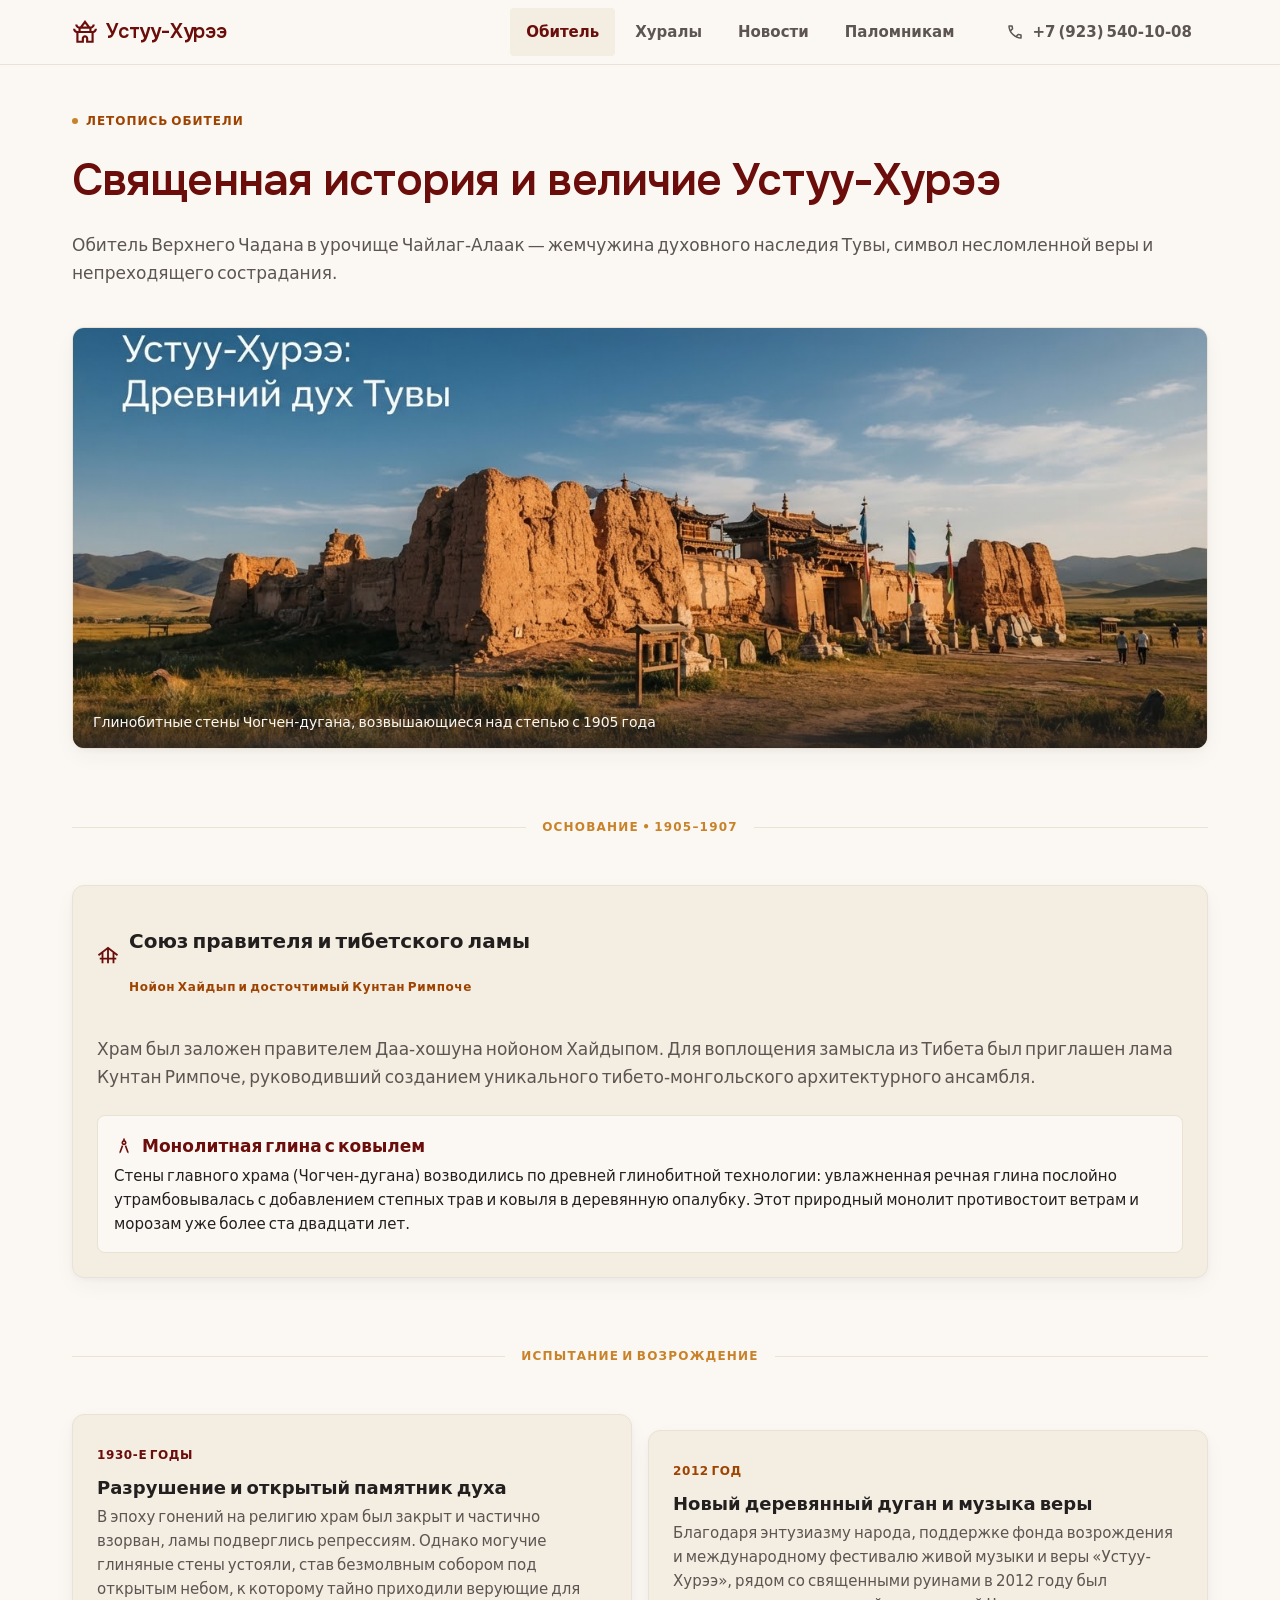
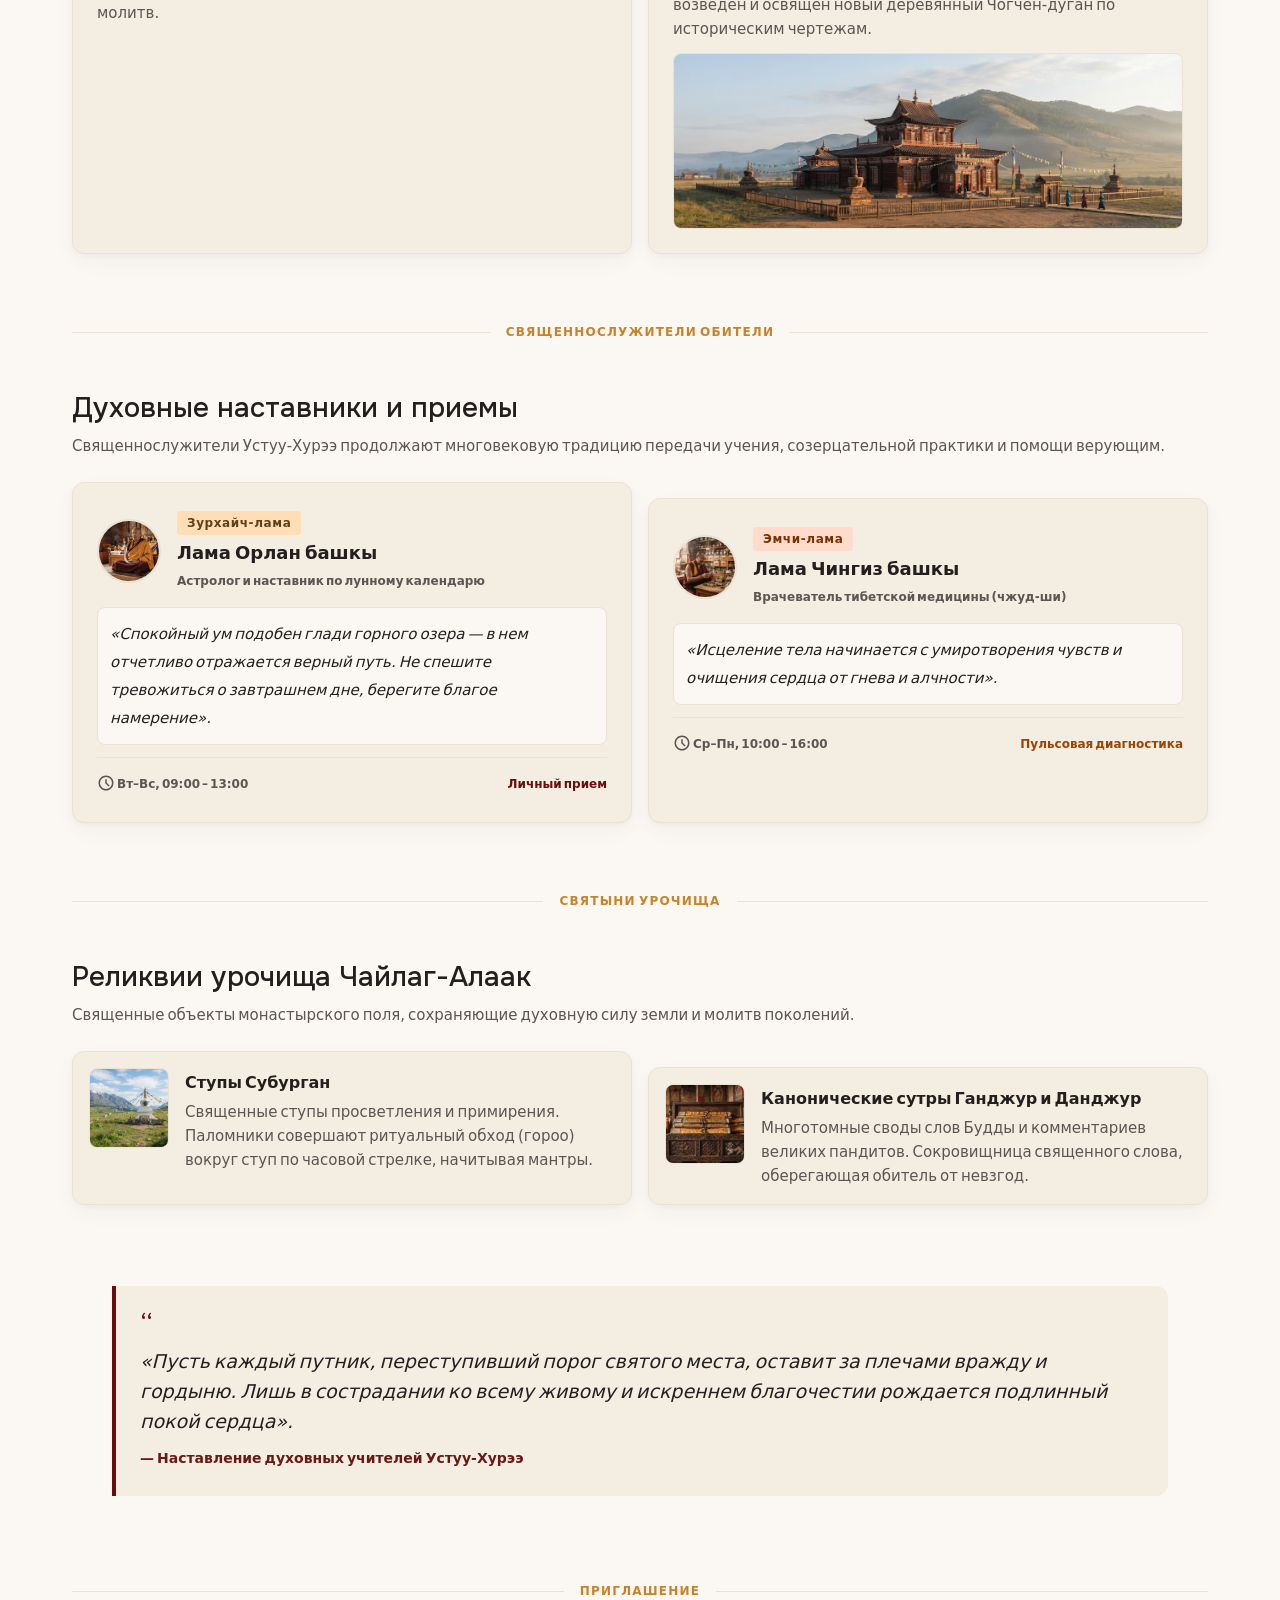
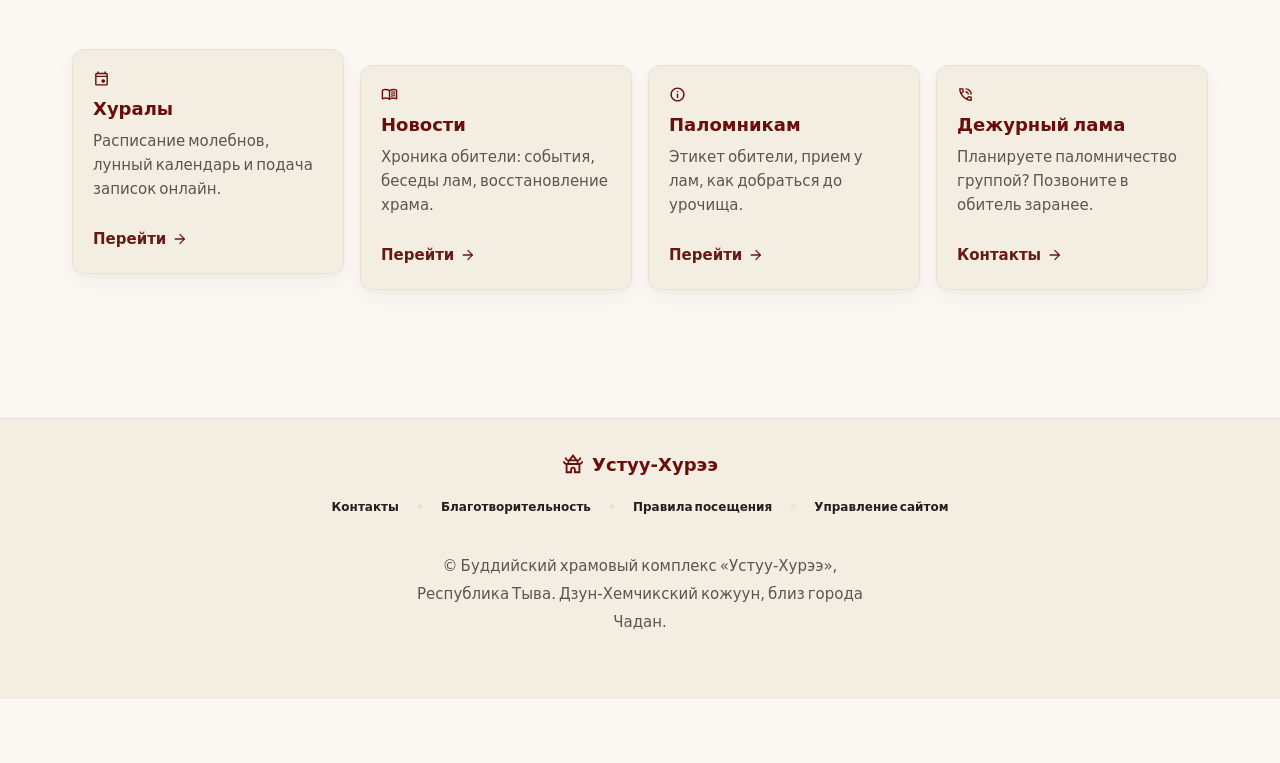
<file: index.html>
<!DOCTYPE html>
<html lang="ru">
<head>
  <meta charset="utf-8">
  <meta name="viewport" content="width=device-width, initial-scale=1.0">
  <title>Устуу-Хурээ — буддийский храмовый комплекс в Туве</title>
  <meta name="description" content="Обитель Верхнего Чадана в урочище Чайлаг-Алаак: история с 1905 года, расписание хуралов, новости и памятка паломникам.">
  <link rel="icon" href="assets/img/favicon.png" type="image/png">
  <link rel="stylesheet" href="assets/css/site.css">
</head>
<body>

  <header class="topbar">
    <div class="container topbar-inner">
      <a class="brand" href="index.html">
        <svg class="ic" aria-hidden="true"><use href="assets/icons/sprite.svg#i-temple_buddhist"/></svg>
        <span class="brand-name" data-bind="site.name">Устуу-Хурээ</span>
      </a>
      <nav class="desktop-nav" aria-label="Основная навигация">
        <a href="index.html" class="active">Обитель</a>
        <a href="huraly.html">Хуралы</a>
        <a href="novosti.html">Новости</a>
        <a href="palomnikam.html">Паломникам</a>
        <a class="tel" data-bind-href="site.phoneHref" href="tel:+79235401008">
          <svg class="ic" aria-hidden="true"><use href="assets/icons/sprite.svg#i-call"/></svg>
          <span data-bind="site.phone">+7 (923) 540-10-08</span>
        </a>
      </nav>
    </div>
  </header>

  <main class="container page">

    <!-- 1. Hero -->
    <section class="section-gap">
      <span class="eyebrow lbl" data-bind="home.eyebrow">Летопись обители</span>
      <h1 class="h-xl" data-bind="home.title">Священная история и величие Устуу-Хурээ</h1>
      <p class="lede" data-bind="home.lede">Обитель Верхнего Чадана в урочище Чайлаг-Алаак — жемчужина духовного наследия Тувы.</p>
      <figure class="hero-media" style="margin:16px 0 0">
        <img data-bind-src="home.heroImg" src="assets/img/history-hero-clay-walls.jpg" alt="Глинобитные стены Чогчен-дугана" width="1408" height="768">
        <figcaption class="caption" data-bind="home.heroCaption">Глинобитные стены Чогчен-дугана</figcaption>
      </figure>
    </section>

    <!-- 2. Основание -->
    <section class="section-gap">
      <div class="ornament"><span data-bind="home.foundation.eyebrow">Основание • 1905–1907</span></div>
      <article class="card section-gap">
        <div class="card-head">
          <svg class="ic" aria-hidden="true"><use href="assets/icons/sprite.svg#i-foundation"/></svg>
          <div>
            <h2 class="t-lg" style="color:var(--charcoal)" data-bind="home.foundation.title">Союз правителя и тибетского ламы</h2>
            <span class="lbl" style="color:var(--secondary)" data-bind="home.foundation.subtitle">Нойон Хайдып и Кунтан Римпоче</span>
          </div>
        </div>
        <p class="body-md muted" data-bind="home.foundation.text">…</p>
        <div class="bento">
          <div class="bento-head">
            <svg class="ic" aria-hidden="true"><use href="assets/icons/sprite.svg#i-architecture"/></svg>
            <span data-bind="home.foundation.bentoTitle">Монолитная глина с ковылем</span>
          </div>
          <p data-bind="home.foundation.bentoText">…</p>
        </div>
      </article>
    </section>

    <!-- 3. Испытание и возрождение -->
    <section class="section-gap">
      <div class="ornament"><span data-bind="home.revivalEyebrow">Испытание и Возрождение</span></div>
      <div class="card-grid" id="eras-grid"><!-- eras --></div>
    </section>

    <!-- 4. Наставники -->
    <section class="section-gap">
      <div class="ornament"><span data-bind="home.lamasEyebrow">Священнослужители обители</span></div>
      <div class="section-head">
        <h2 class="h-md" style="color:var(--charcoal)" data-bind="home.lamasTitle">Духовные наставники и приемы</h2>
        <p class="body-sm muted" data-bind="home.lamasText">…</p>
      </div>
      <div class="card-grid" id="lamas-grid"><!-- lamas --></div>
    </section>

    <!-- 5. Реликвии -->
    <section class="section-gap">
      <div class="ornament"><span data-bind="home.relicsEyebrow">Святыни урочища</span></div>
      <div class="section-head">
        <h2 class="h-md" style="color:var(--charcoal)" data-bind="home.relicsTitle">Реликвии урочища Чайлаг-Алаак</h2>
        <p class="body-sm muted" data-bind="home.relicsText">…</p>
      </div>
      <div class="card-grid" id="relics-grid"><!-- relics --></div>
    </section>

    <!-- 6. Цитата -->
    <section>
      <blockquote class="Quote-block">
        <div class="Quote-mark">“</div>
        <p class="Quote-text" data-bind="home.quote.text">…</p>
        <footer class="Quote-author" data-bind="home.quote.author">— …</footer>
      </blockquote>
    </section>

    <!-- 7. Быстрые разделы -->
    <section class="section-gap">
      <div class="ornament"><span data-bind="home.inviteEyebrow">Приглашение</span></div>
      <div class="quick-grid">
        <a class="card quick-card" href="huraly.html">
          <svg class="ic" aria-hidden="true"><use href="assets/icons/sprite.svg#i-event"/></svg>
          <h3 class="t-md">Хуралы</h3>
          <p>Расписание молебнов, лунный календарь и подача записок онлайн.</p>
          <span class="link-arrow">Перейти <svg class="ic ic-sm" aria-hidden="true"><use href="assets/icons/sprite.svg#i-arrow_forward"/></svg></span>
        </a>
        <a class="card quick-card" href="novosti.html">
          <svg class="ic" aria-hidden="true"><use href="assets/icons/sprite.svg#i-menu_book"/></svg>
          <h3 class="t-md">Новости</h3>
          <p>Хроника обители: события, беседы лам, восстановление храма.</p>
          <span class="link-arrow">Перейти <svg class="ic ic-sm" aria-hidden="true"><use href="assets/icons/sprite.svg#i-arrow_forward"/></svg></span>
        </a>
        <a class="card quick-card" href="palomnikam.html">
          <svg class="ic" aria-hidden="true"><use href="assets/icons/sprite.svg#i-info"/></svg>
          <h3 class="t-md">Паломникам</h3>
          <p>Этикет обители, прием у лам, как добраться до урочища.</p>
          <span class="link-arrow">Перейти <svg class="ic ic-sm" aria-hidden="true"><use href="assets/icons/sprite.svg#i-arrow_forward"/></svg></span>
        </a>
        <a class="card quick-card" href="palomnikam.html#kontakt">
          <svg class="ic" aria-hidden="true"><use href="assets/icons/sprite.svg#i-phone_in_talk"/></svg>
          <h3 class="t-md">Дежурный лама</h3>
          <p>Планируете паломничество группой? Позвоните в обитель заранее.</p>
          <span class="link-arrow">Контакты <svg class="ic ic-sm" aria-hidden="true"><use href="assets/icons/sprite.svg#i-arrow_forward"/></svg></span>
        </a>
      </div>
    </section>

  </main>

  <footer class="site-footer">
    <div class="container footer-inner">
      <div class="footer-brand">
        <svg class="ic" aria-hidden="true"><use href="assets/icons/sprite.svg#i-temple_buddhist"/></svg>
        <span class="t-md" style="color:var(--primary)" data-bind="site.name">Устуу-Хурээ</span>
      </div>
      <nav class="footer-nav" aria-label="Дополнительно">
        <a href="palomnikam.html#kontakt">Контакты</a>
        <span class="dot">•</span>
        <a href="palomnikam.html#blagotvoritelnost">Благотворительность</a>
        <span class="dot">•</span>
        <a href="palomnikam.html">Правила посещения</a>
        <span class="dot">•</span>
        <a href="admin.html">Управление сайтом</a>
      </nav>
      <p class="footer-copy" data-bind="site.footerRegion">© Буддийский храмовый комплекс «Устуу-Хурээ», Республика Тыва.</p>
    </div>
  </footer>

  <nav class="tabbar" aria-label="Нижняя навигация">
    <a href="huraly.html">
      <svg class="ic" aria-hidden="true"><use href="assets/icons/sprite.svg#i-event"/></svg>
      <span>Хуралы</span>
    </a>
    <a href="novosti.html">
      <svg class="ic" aria-hidden="true"><use href="assets/icons/sprite.svg#i-menu_book"/></svg>
      <span>Новости</span>
    </a>
    <a href="index.html" class="active">
      <svg class="ic" aria-hidden="true"><use href="assets/icons/sprite.svg#i-auto_stories"/></svg>
      <span>Обитель</span>
    </a>
    <a href="palomnikam.html">
      <svg class="ic" aria-hidden="true"><use href="assets/icons/sprite.svg#i-info"/></svg>
      <span>Паломникам</span>
    </a>
  </nav>

  <script src="assets/js/site.js" defer></script>
  <script src="assets/js/render.js" defer></script>
</body>
</html>
</file>
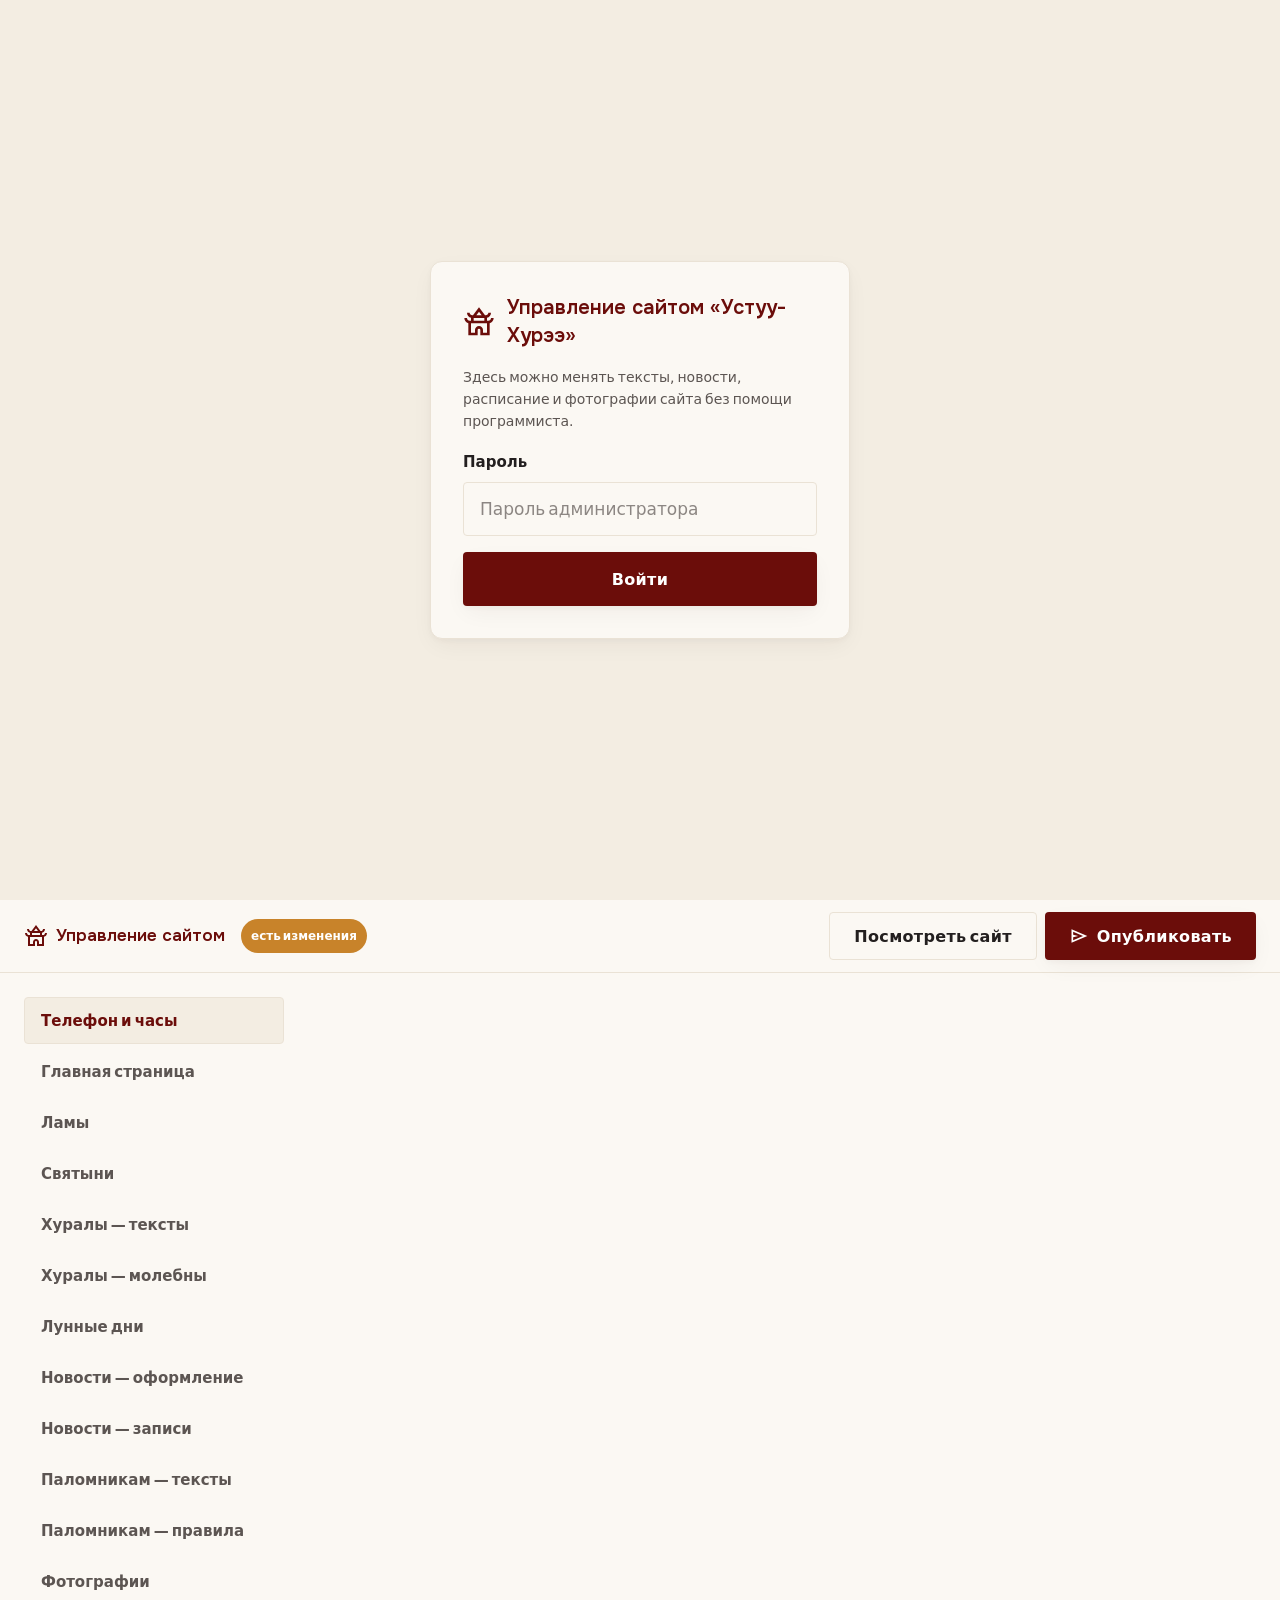
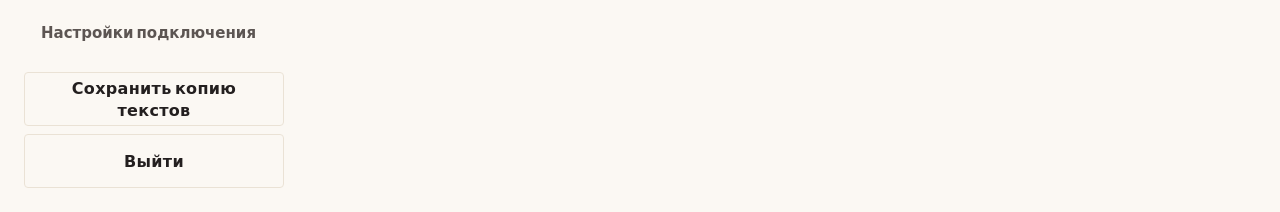
<file: admin.html>
<!DOCTYPE html>
<html lang="ru">
<head>
  <meta charset="utf-8">
  <meta name="viewport" content="width=device-width, initial-scale=1.0">
  <title>Управление сайтом — Устуу-Хурээ</title>
  <meta name="robots" content="noindex, nofollow">
  <link rel="icon" href="assets/img/favicon.png" type="image/png">
  <link rel="stylesheet" href="assets/css/site.css">
  <link rel="stylesheet" href="assets/css/admin.css">
</head>
<body class="admin-body">

  <!-- Экран входа -->
  <div id="login-screen" class="login-screen">
    <form class="login-card" id="login-form">
      <div class="login-logo">
        <svg class="ic" aria-hidden="true"><use href="assets/icons/sprite.svg#i-temple_buddhist"/></svg>
        <h1>Управление сайтом «Устуу-Хурээ»</h1>
      </div>
      <p class="login-hint">Здесь можно менять тексты, новости, расписание и фотографии сайта без помощи программиста.</p>
      <div class="field">
        <label for="admin-pass">Пароль</label>
        <input class="input" type="password" id="admin-pass" autocomplete="current-password" required placeholder="Пароль администратора">
      </div>
      <button class="btn btn-primary btn-block" type="submit">Войти</button>
      <p class="form-note" id="login-error" hidden style="color:#ba1a1a">Неверный пароль. Попробуйте ещё раз.</p>
    </form>
  </div>

  <!-- Панель -->
  <div id="admin-app" hidden>

    <header class="admin-topbar">
      <div class="admin-topbar-inner">
        <div class="admin-brand">
          <svg class="ic" aria-hidden="true"><use href="assets/icons/sprite.svg#i-temple_buddhist"/></svg>
          <span>Управление сайтом</span>
          <span id="dirty-badge" class="dirty-badge" hidden>есть изменения</span>
        </div>
        <div class="admin-topbar-actions">
          <a class="btn btn-secondary" href="index.html" target="_blank" rel="noopener">Посмотреть сайт</a>
          <button class="btn btn-primary" id="save-all-btn" type="button">
            <svg class="ic ic-md" aria-hidden="true"><use href="assets/icons/sprite.svg#i-send"/></svg>
            Опубликовать
          </button>
        </div>
      </div>
    </header>

    <div class="admin-layout">

      <aside class="admin-sidebar">
        <nav id="admin-nav" aria-label="Разделы управления">
          <button class="admin-nav-btn active" data-view="site">Телефон и часы</button>
          <button class="admin-nav-btn" data-view="home">Главная страница</button>
          <button class="admin-nav-btn" data-view="lamas">Ламы</button>
          <button class="admin-nav-btn" data-view="relics">Святыни</button>
          <button class="admin-nav-btn" data-view="khuraly">Хуралы — тексты</button>
          <button class="admin-nav-btn" data-view="services">Хуралы — молебны</button>
          <button class="admin-nav-btn" data-view="moon">Лунные дни</button>
          <button class="admin-nav-btn" data-view="novosti-head">Новости — оформление</button>
          <button class="admin-nav-btn" data-view="novosti-items">Новости — записи</button>
          <button class="admin-nav-btn" data-view="palomnikam">Паломникам — тексты</button>
          <button class="admin-nav-btn" data-view="palomnikam-rules">Паломникам — правила</button>
          <button class="admin-nav-btn" data-view="media">Фотографии</button>
          <button class="admin-nav-btn" data-view="settings">Настройки подключения</button>
        </nav>
        <div class="admin-sidebar-foot">
          <button class="btn btn-secondary btn-block" id="export-btn" type="button" title="Сохранить копию всех текстов на компьютер">Сохранить копию текстов</button>
          <button class="btn btn-secondary btn-block" id="logout-btn" type="button">Выйти</button>
        </div>
      </aside>

      <main class="admin-main" id="admin-main"></main>
    </div>

    <div id="admin-toast" class="admin-toast" hidden></div>
  </div>

  <script src="assets/js/admin.js" defer></script>
</body>
</html>
</file>
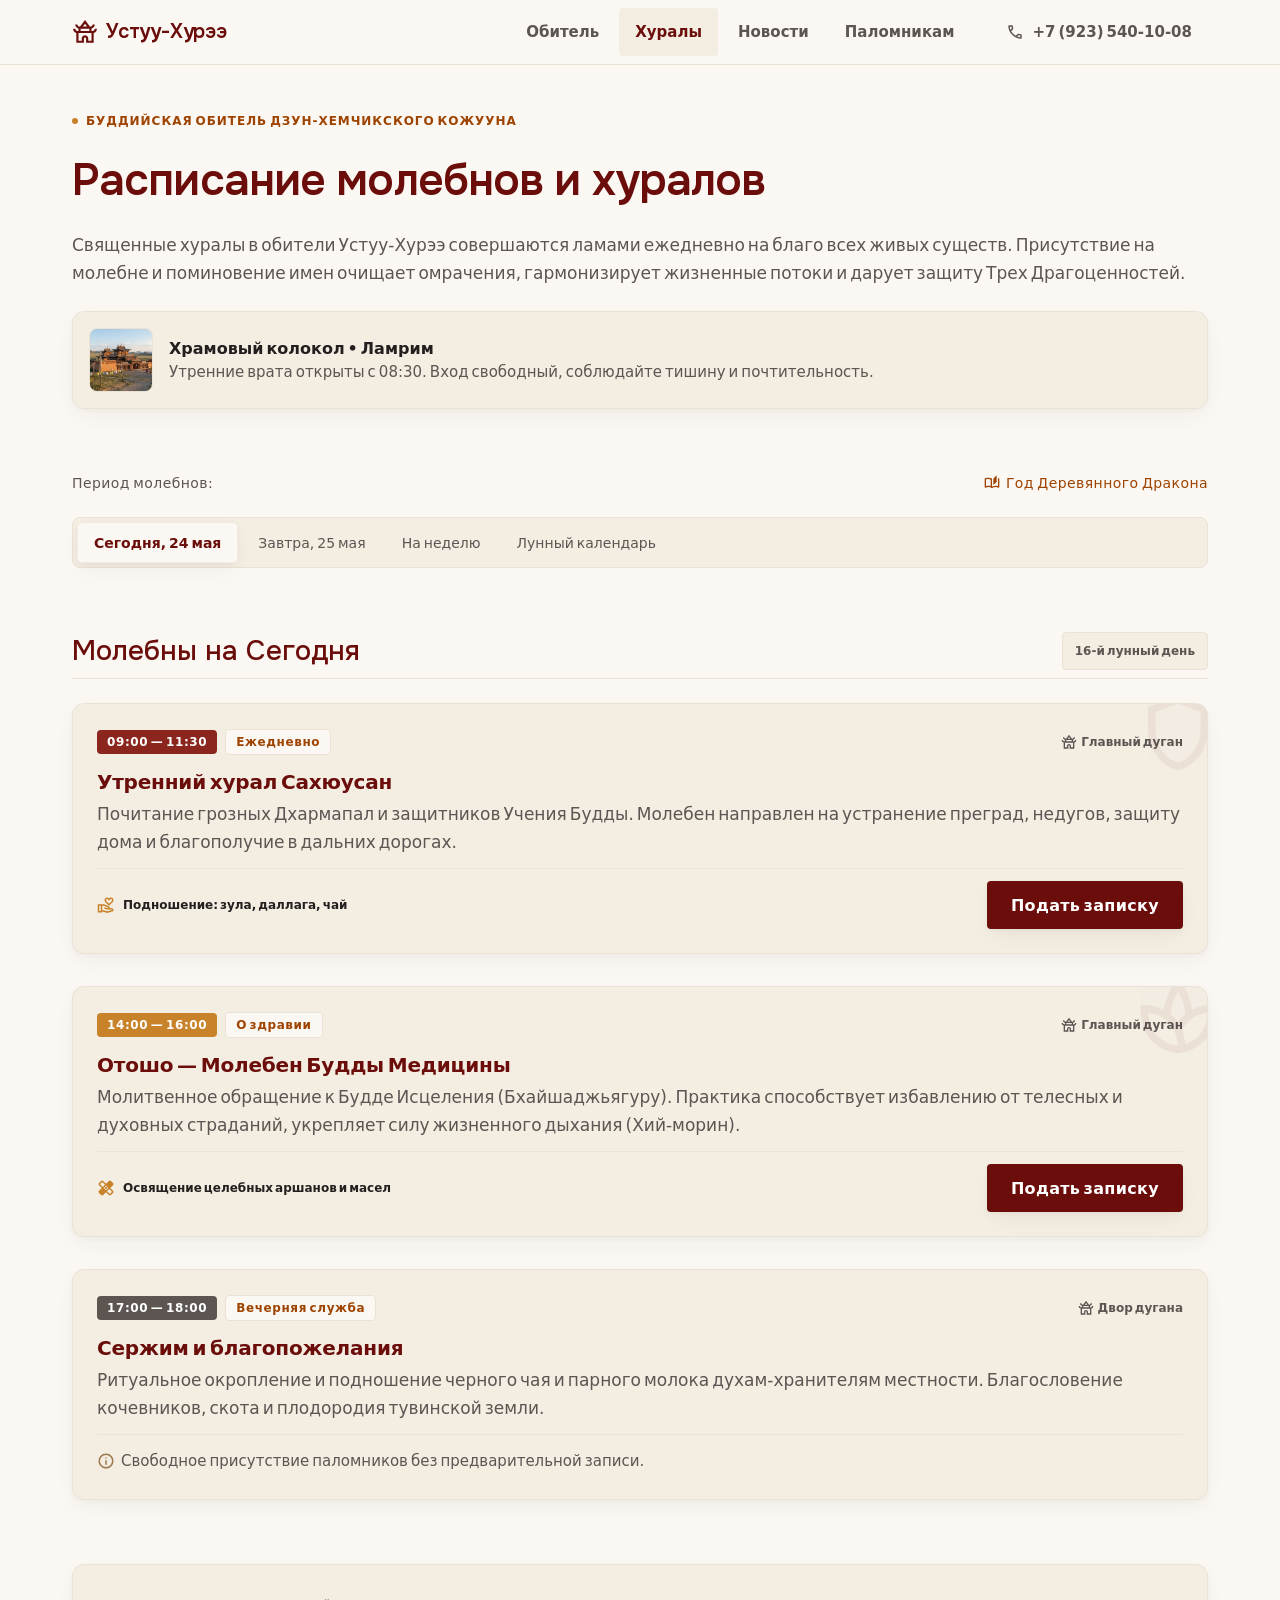
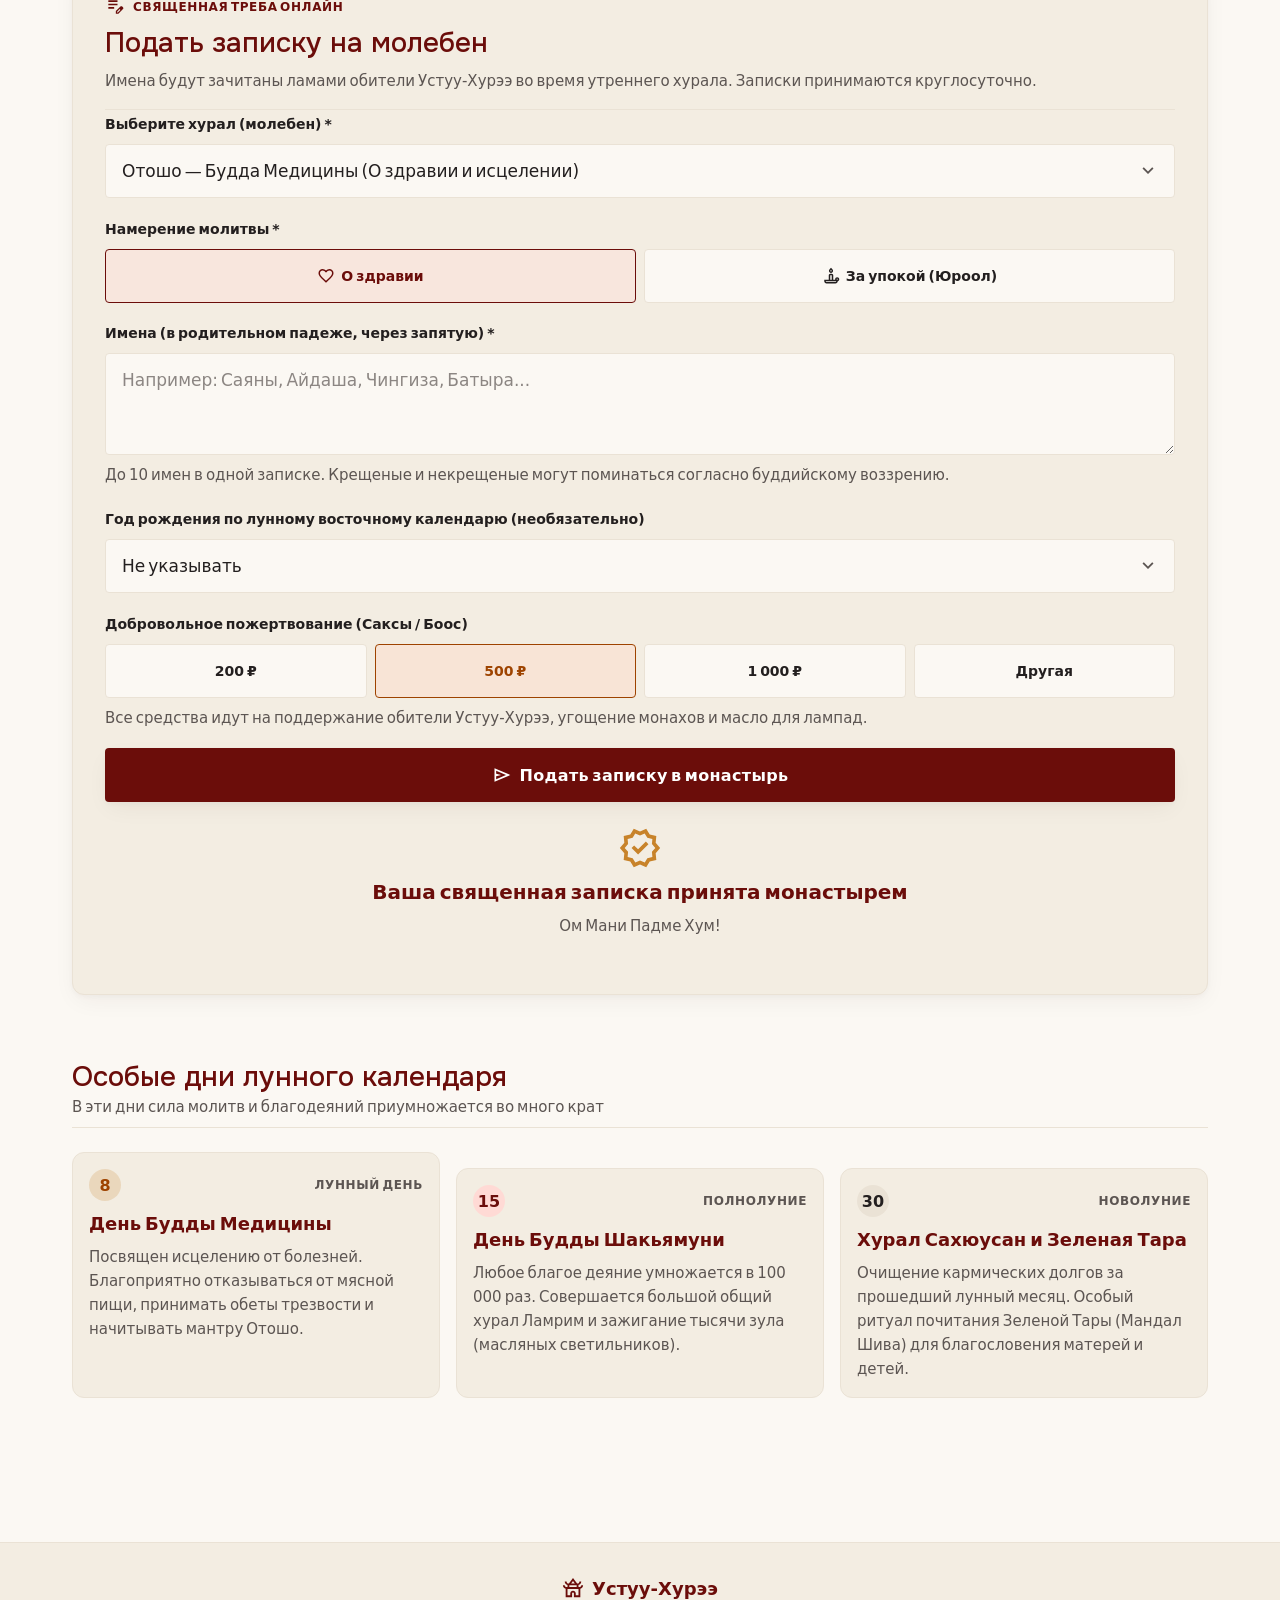
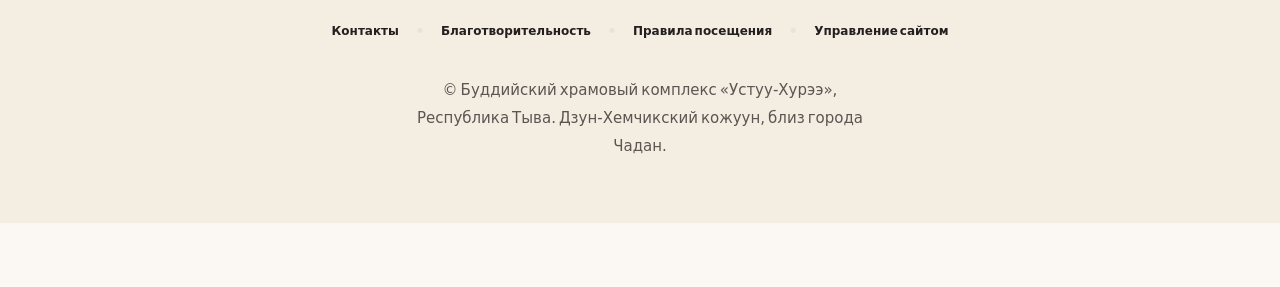
<file: huraly.html>
<!DOCTYPE html>
<html lang="ru">
<head>
  <meta charset="utf-8">
  <meta name="viewport" content="width=device-width, initial-scale=1.0">
  <title>Расписание молебнов и хуралов — Устуу-Хурээ</title>
  <meta name="description" content="Расписание ежедневных хуралов обители Устуу-Хурээ: молебны Сахюусан, Отошо, Сержим. Подача записок онлайн и особые дни лунного календаря.">
  <link rel="icon" href="assets/img/favicon.png" type="image/png">
  <link rel="stylesheet" href="assets/css/site.css">
</head>
<body>

  <header class="topbar">
    <div class="container topbar-inner">
      <a class="brand" href="index.html">
        <svg class="ic" aria-hidden="true"><use href="assets/icons/sprite.svg#i-temple_buddhist"/></svg>
        <span class="brand-name" data-bind="site.name">Устуу-Хурээ</span>
      </a>
      <nav class="desktop-nav" aria-label="Основная навигация">
        <a href="index.html">Обитель</a>
        <a href="huraly.html" class="active">Хуралы</a>
        <a href="novosti.html">Новости</a>
        <a href="palomnikam.html">Паломникам</a>
        <a class="tel" data-bind-href="site.phoneHref" href="tel:+79235401008">
          <svg class="ic" aria-hidden="true"><use href="assets/icons/sprite.svg#i-call"/></svg>
          <span data-bind="site.phone">+7 (923) 540-10-08</span>
        </a>
      </nav>
    </div>
  </header>

  <main class="container page">

    <!-- 1. Вступление -->
    <section class="section-gap">
      <span class="eyebrow lbl" data-bind="khuraly.eyebrow">Буддийская обитель Дзун-Хемчикского кожууна</span>
      <h1 class="h-xl" data-bind="khuraly.title">Расписание молебнов и хуралов</h1>
      <p class="lede" data-bind="khuraly.lede">Священные хуралы в обители Устуу-Хурээ совершаются ламами ежедневно.</p>
      <div class="card" style="display:flex;align-items:center;gap:16px;padding:16px">
        <div style="width:64px;height:64px;flex-shrink:0;border-radius:var(--r-md);overflow:hidden;border:1px solid var(--linen)">
          <img data-bind-src="khuraly.cardImg" src="assets/img/khural-temple-bell.jpg" alt="Утренний вид обители" style="width:100%;height:100%;object-fit:cover" width="800" height="436">
        </div>
        <div>
          <p class="t-sm" style="margin:0;color:var(--charcoal)" data-bind="khuraly.cardTitle">Храмовый колокол • Ламрим</p>
          <p class="body-sm muted" style="margin:0" data-bind="khuraly.cardText">Утренние врата открыты с 08:30.</p>
        </div>
      </div>
    </section>

    <!-- 2. Период -->
    <section class="section-gap">
      <div style="display:flex;justify-content:space-between;align-items:center;flex-wrap:wrap;gap:8px">
        <span class="lbl-md muted" data-bind="khuraly.periodLabel">Период молебнов:</span>
        <span class="lbl-md" style="color:var(--secondary);display:inline-flex;align-items:center;gap:6px">
          <svg class="ic ic-sm" aria-hidden="true"><use href="assets/icons/sprite.svg#i-auto_stories"/></svg>
          <span data-bind="khuraly.yearLabel">Год Деревянного Дракона</span>
        </span>
      </div>
      <div class="tabs" id="period-tabs" role="tablist" aria-label="Период молебнов">
        <button class="tab tab-active" type="button" role="tab" aria-selected="true">Сегодня</button>
      </div>
    </section>

    <!-- 3. Молебны дня -->
    <section class="section-gap">
      <div class="section-head-row">
        <h2 class="h-md" data-bind="khuraly.dayHeading">Молебны на Сегодня</h2>
        <span class="lunar-day-chip" data-bind="khuraly.lunarDay">16-й лунный день</span>
      </div>
      <div id="services-list" style="display:flex;flex-direction:column;gap:16px"><!-- services --></div>
    </section>

    <!-- 4. Записка онлайн -->
    <section id="note-form" class="card form-card" style="scroll-margin-top:96px">
      <div class="form-section-head">
        <span class="lbl" style="color:var(--primary);display:inline-flex;align-items:center;gap:8px">
          <svg class="ic ic-md" aria-hidden="true"><use href="assets/icons/sprite.svg#i-edit_note"/></svg>
          СВЯЩЕННАЯ ТРЕБА ОНЛАЙН
        </span>
        <h2 class="h-md" data-bind="khuraly.formTitle">Подать записку на молебен</h2>
        <p class="body-sm muted" data-bind="khuraly.formDesc">Имена будут зачитаны ламами обители.</p>
      </div>

      <form id="prayer-form" novalidate>
        <div class="field">
          <label for="prayer-select">Выберите хурал (молебен) *</label>
          <div class="select-wrap">
            <select class="select" id="prayer-select" required>
              <option value="otosho" selected>Отошо — Будда Медицины (О здравии и исцелении)</option>
              <option value="sakhyusan">Сахюусан — Защитники Учения (Очищение препятствий)</option>
              <option value="tara">Ногоон Дари Эхе — Зеленая Тара (Быстрая помощь и защита семьи)</option>
              <option value="yusun">Хурал 9 Драгоценностей (Успех и гармония дел)</option>
            </select>
            <svg class="ic" aria-hidden="true"><use href="assets/icons/sprite.svg#i-expand_more"/></svg>
          </div>
        </div>

        <div class="field">
          <span><label>Намерение молитвы *</label></span>
          <div class="radio-grid cols-2">
            <label class="radio-card">
              <input type="radio" name="intent" value="health" checked>
              <svg class="ic" aria-hidden="true"><use href="assets/icons/sprite.svg#i-favorite"/></svg>
              О здравии
            </label>
            <label class="radio-card">
              <input type="radio" name="intent" value="repose">
              <svg class="ic" aria-hidden="true"><use href="assets/icons/sprite.svg#i-candle"/></svg>
              За упокой (Юроол)
            </label>
          </div>
        </div>

        <div class="field">
          <label for="names">Имена (в родительном падеже, через запятую) *</label>
          <textarea class="textarea" id="names" rows="3" required placeholder="Например: Саяны, Айдаша, Чингиза, Батыра..."></textarea>
          <p class="field-hint" data-bind="khuraly.formNamesHint">До 10 имен в одной записке.</p>
        </div>

        <div class="field">
          <label for="lunar-year">Год рождения по лунному восточному календарю (необязательно)</label>
          <div class="select-wrap">
            <select class="select" id="lunar-year">
              <option value="" selected>Не указывать</option>
              <option value="mouse">Год Мыши (Хулгана)</option>
              <option value="cow">Год Коровы / Быка (Ухэр)</option>
              <option value="tiger">Год Тигра (Барс)</option>
              <option value="rabbit">Год Зайца (Тулай)</option>
              <option value="dragon">Год Дракона (Луу)</option>
              <option value="snake">Год Змеи (Могой)</option>
              <option value="horse">Год Лошади (Морин)</option>
              <option value="sheep">Год Овцы (Хонин)</option>
              <option value="monkey">Год Обезьяны (Бичин)</option>
              <option value="bird">Год Курицы (Тахия)</option>
              <option value="dog">Год Собаки (Нохой)</option>
              <option value="boar">Год Свиньи (Гахай)</option>
            </select>
            <svg class="ic" aria-hidden="true"><use href="assets/icons/sprite.svg#i-expand_more"/></svg>
          </div>
        </div>

        <div class="field">
          <span><label>Добровольное пожертвование (Саксы / Боос)</label></span>
          <div class="radio-grid cols-4">
            <label class="radio-card alt">
              <input type="radio" name="donation" value="200">
              200 ₽
            </label>
            <label class="radio-card alt">
              <input type="radio" name="donation" value="500" checked>
              500 ₽
            </label>
            <label class="radio-card alt">
              <input type="radio" name="donation" value="1000">
              1 000 ₽
            </label>
            <label class="radio-card alt">
              <input type="radio" name="donation" value="custom">
              Другая
            </label>
          </div>
          <p class="field-hint" data-bind="khuraly.formDonationHint">Все средства идут на поддержание обители.</p>
        </div>

        <button class="btn btn-primary btn-block" type="submit">
          <svg class="ic ic-md" aria-hidden="true"><use href="assets/icons/sprite.svg#i-send"/></svg>
          Подать записку в монастырь
        </button>
      </form>

      <div class="form-success" id="prayer-success" hidden>
        <svg class="ic" aria-hidden="true"><use href="assets/icons/sprite.svg#i-verified"/></svg>
        <h3 class="t-lg" style="color:var(--primary);margin:0" data-bind="khuraly.formSuccess">Записка принята</h3>
        <p class="body-sm muted" data-bind="khuraly.formSuccessNote">Ом Мани Падме Хум!</p>
      </div>
    </section>

    <!-- 5. Лунный календарь -->
    <section class="section-gap">
      <div class="section-head-row">
        <div>
          <h2 class="h-md" data-bind="khuraly.moonHeading">Особые дни лунного календаря</h2>
          <p class="body-sm muted" data-bind="khuraly.moonSubheading">В эти дни сила молитв приумножается</p>
        </div>
      </div>
      <div class="moon-grid" id="moon-grid"><!-- moon --></div>
    </section>

  </main>

  <footer class="site-footer">
    <div class="container footer-inner">
      <div class="footer-brand">
        <svg class="ic" aria-hidden="true"><use href="assets/icons/sprite.svg#i-temple_buddhist"/></svg>
        <span class="t-md" style="color:var(--primary)" data-bind="site.name">Устуу-Хурээ</span>
      </div>
      <nav class="footer-nav" aria-label="Дополнительно">
        <a href="palomnikam.html#kontakt">Контакты</a>
        <span class="dot">•</span>
        <a href="palomnikam.html#blagotvoritelnost">Благотворительность</a>
        <span class="dot">•</span>
        <a href="palomnikam.html">Правила посещения</a>
        <span class="dot">•</span>
        <a href="admin.html">Управление сайтом</a>
      </nav>
      <p class="footer-copy" data-bind="site.footerRegion">© Буддийский храмовый комплекс «Устуу-Хурээ», Республика Тыва.</p>
    </div>
  </footer>

  <nav class="tabbar" aria-label="Нижняя навигация">
    <a href="huraly.html" class="active">
      <svg class="ic" aria-hidden="true"><use href="assets/icons/sprite.svg#i-event"/></svg>
      <span>Хуралы</span>
    </a>
    <a href="novosti.html">
      <svg class="ic" aria-hidden="true"><use href="assets/icons/sprite.svg#i-menu_book"/></svg>
      <span>Новости</span>
    </a>
    <a href="index.html">
      <svg class="ic" aria-hidden="true"><use href="assets/icons/sprite.svg#i-auto_stories"/></svg>
      <span>Обитель</span>
    </a>
    <a href="palomnikam.html">
      <svg class="ic" aria-hidden="true"><use href="assets/icons/sprite.svg#i-info"/></svg>
      <span>Паломникам</span>
    </a>
  </nav>

  <script src="assets/js/site.js" defer></script>
  <script src="assets/js/render.js" defer></script>
</body>
</html>
</file>
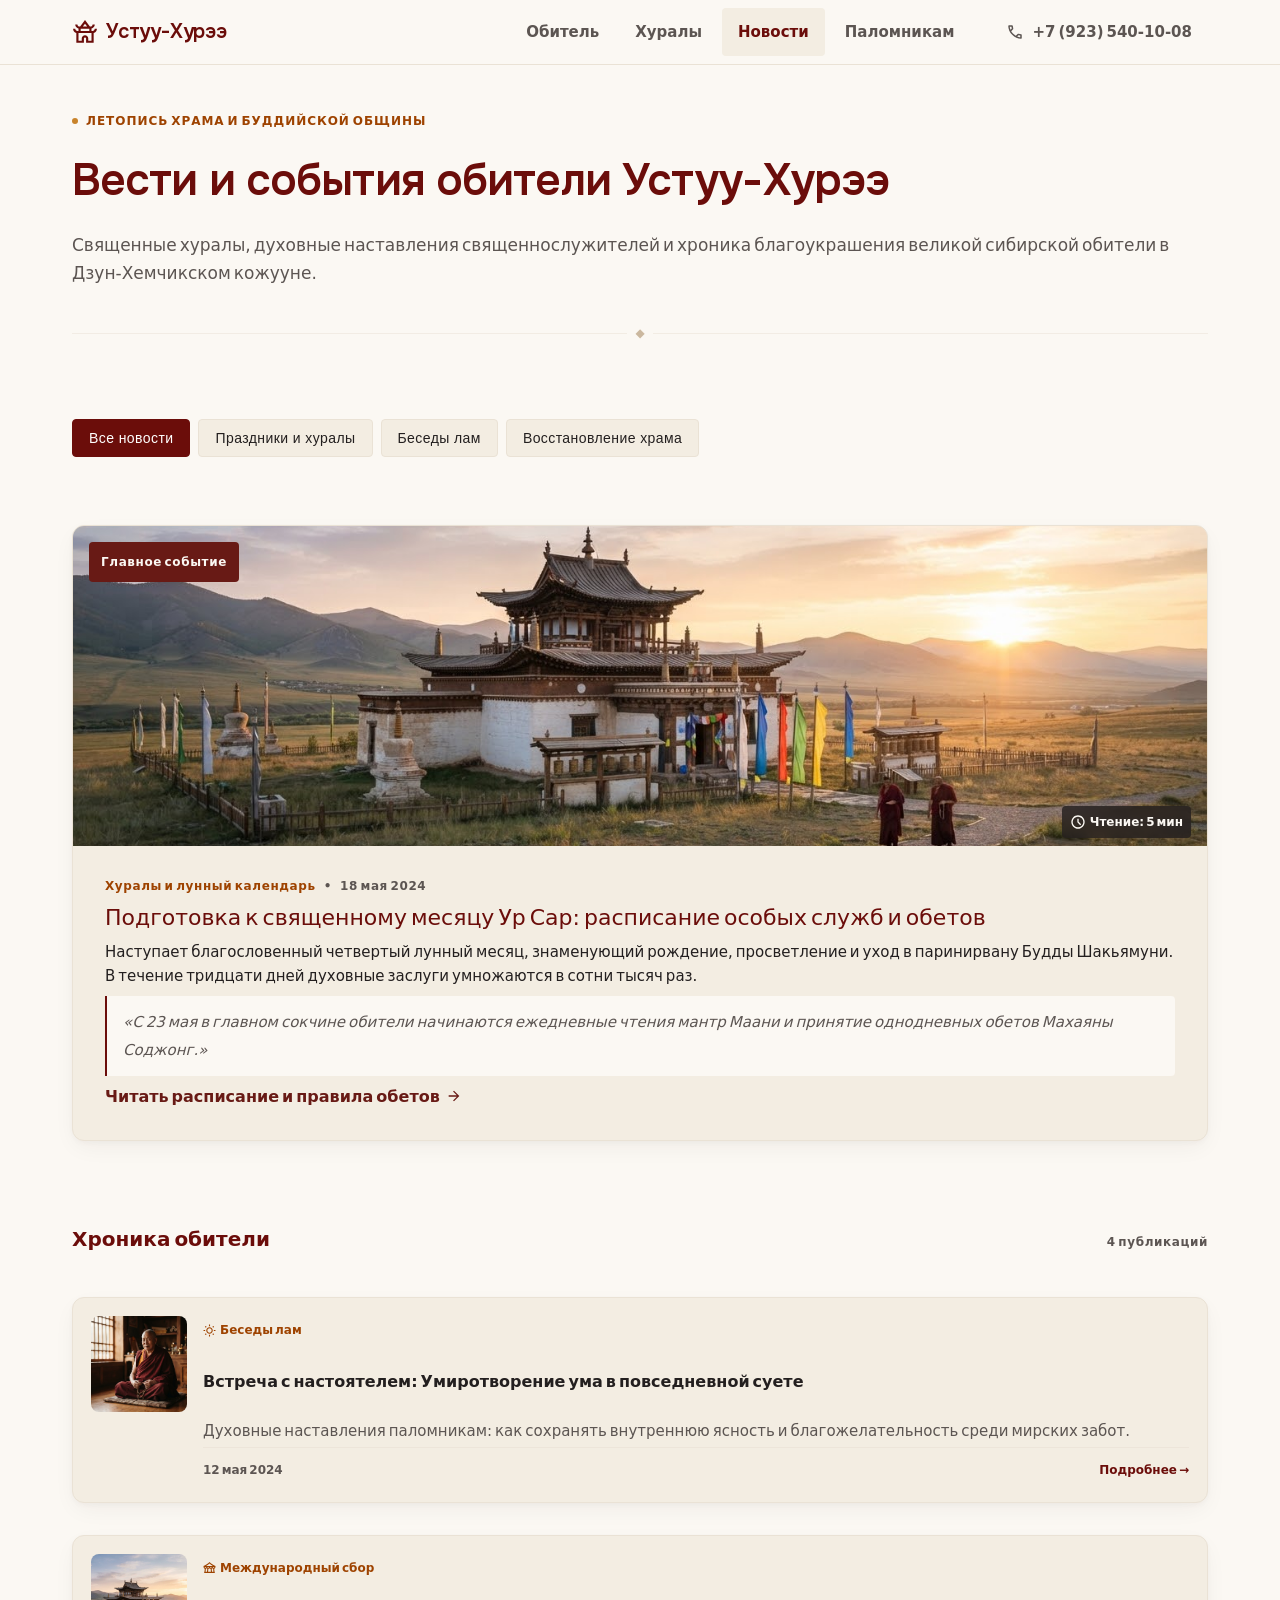
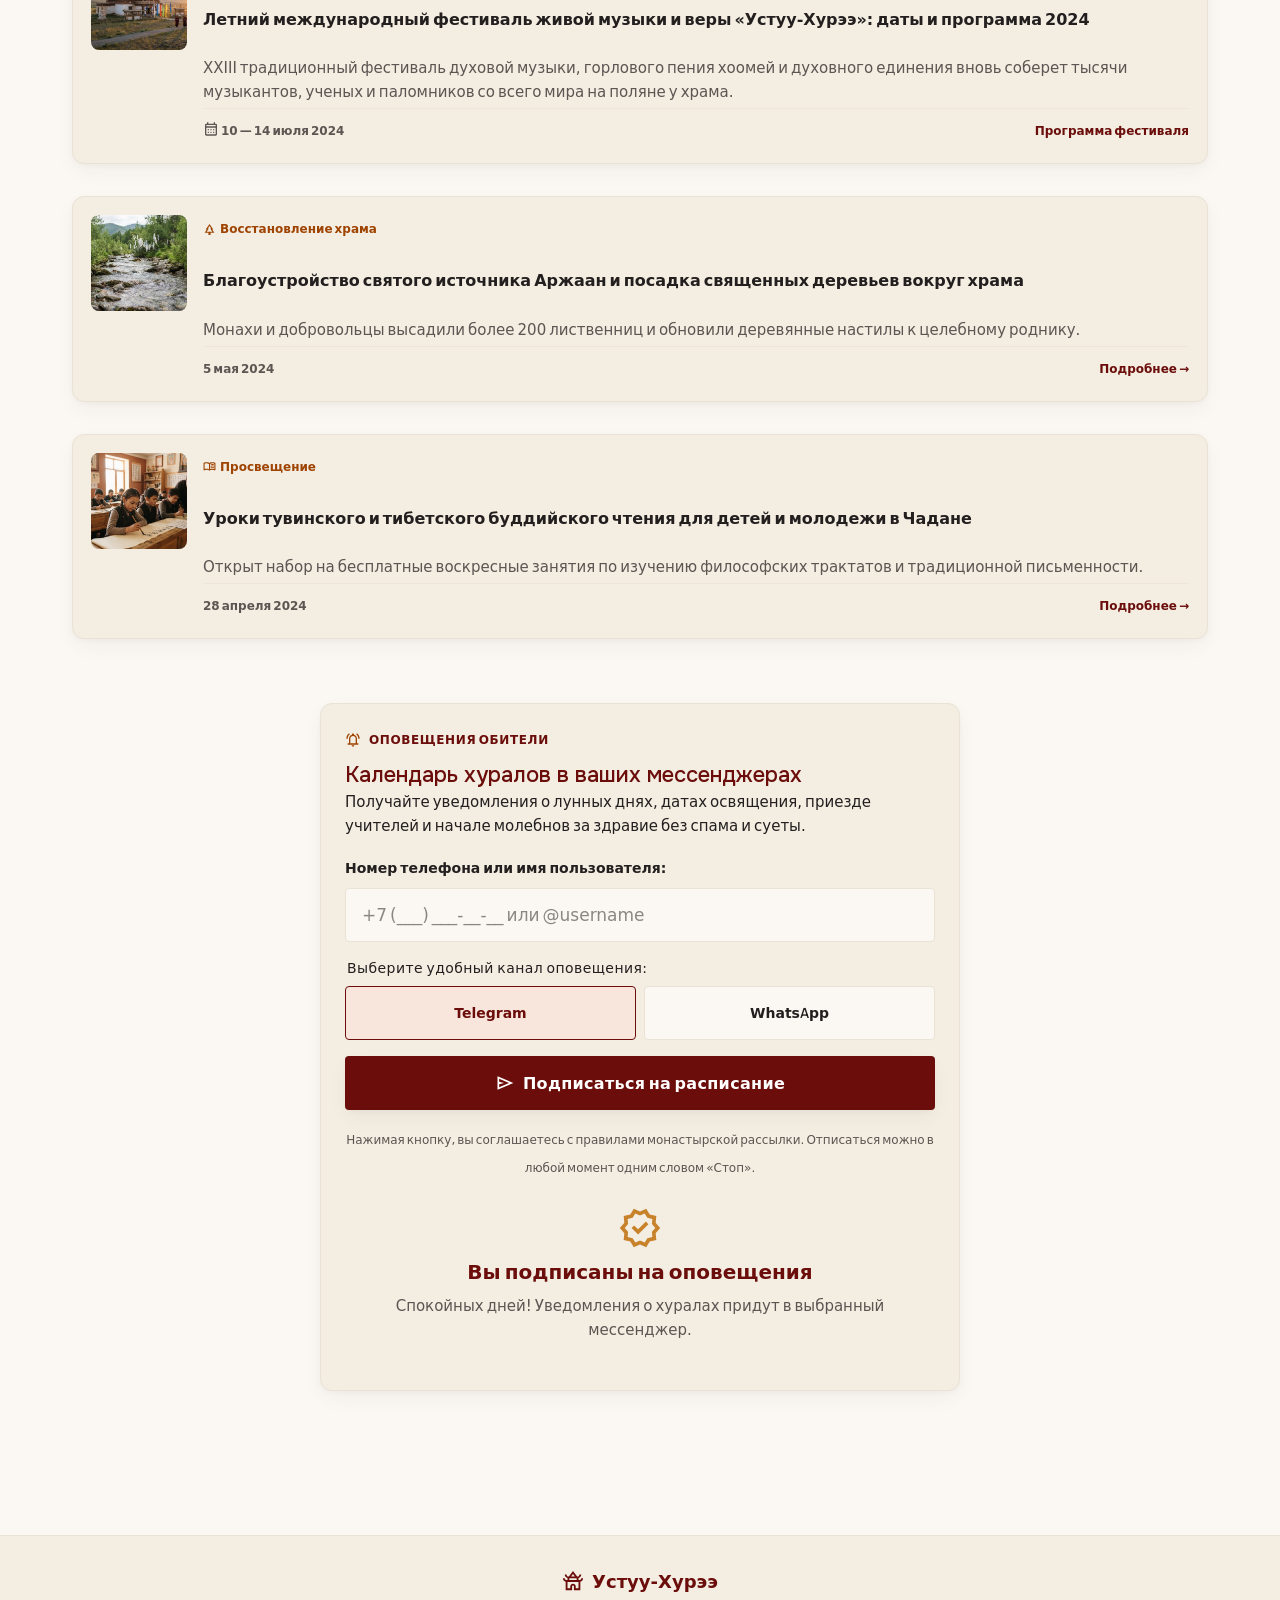
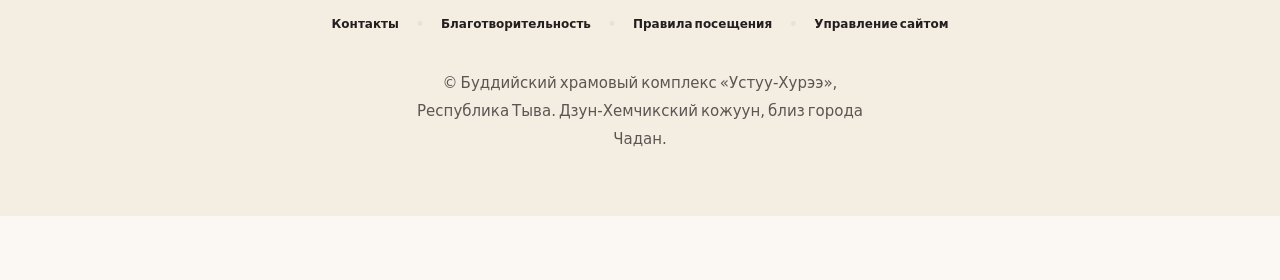
<file: novosti.html>
<!DOCTYPE html>
<html lang="ru">
<head>
  <meta charset="utf-8">
  <meta name="viewport" content="width=device-width, initial-scale=1.0">
  <title>Новости и события обители — Устуу-Хурээ</title>
  <meta name="description" content="Вести и события обители Устуу-Хурээ: священные хуралы, духовные наставления священнослужителей и хроника благоукрашения обители.">
  <link rel="icon" href="assets/img/favicon.png" type="image/png">
  <link rel="stylesheet" href="assets/css/site.css">
</head>
<body>

  <header class="topbar">
    <div class="container topbar-inner">
      <a class="brand" href="index.html">
        <svg class="ic" aria-hidden="true"><use href="assets/icons/sprite.svg#i-temple_buddhist"/></svg>
        <span class="brand-name" data-bind="site.name">Устуу-Хурээ</span>
      </a>
      <nav class="desktop-nav" aria-label="Основная навигация">
        <a href="index.html">Обитель</a>
        <a href="huraly.html">Хуралы</a>
        <a href="novosti.html" class="active">Новости</a>
        <a href="palomnikam.html">Паломникам</a>
        <a class="tel" data-bind-href="site.phoneHref" href="tel:+79235401008">
          <svg class="ic" aria-hidden="true"><use href="assets/icons/sprite.svg#i-call"/></svg>
          <span data-bind="site.phone">+7 (923) 540-10-08</span>
        </a>
      </nav>
    </div>
  </header>

  <main class="container page">

    <!-- 1. Шапка раздела -->
    <section class="section-gap">
      <span class="eyebrow lbl" data-bind="novosti.eyebrow">Летопись храма и буддийской общины</span>
      <h1 class="h-xl" data-bind="novosti.title">Вести и события обители Устуу-Хурээ</h1>
      <p class="lede" data-bind="novosti.lede">Священные хуралы, духовные наставления священнослужителей.</p>
      <div class="divider-knot"><span>◆</span></div>
    </section>

    <!-- 2. Фильтры -->
    <div class="chip-row" id="news-chips" role="group" aria-label="Категории новостей">
      <button class="chip chip-active" type="button" data-filter="all">Все новости</button>
    </div>

    <!-- 3. Главная новость -->
    <section>
      <article class="card news-feature" id="news-featured"><!-- featured --></article>
    </section>

    <!-- 4. Хроника -->
    <section class="section-gap">
      <div style="display:flex;justify-content:space-between;align-items:baseline">
        <h3 class="t-lg" style="color:var(--primary)" data-bind="novosti.chronicleHeading">Хроника обители</h3>
        <span class="lbl muted" id="news-count">…</span>
      </div>
      <div id="news-list" style="display:flex;flex-direction:column;gap:16px"><!-- items --></div>
    </section>

    <!-- 5. Подписка -->
    <section class="card subscribe">
      <span class="lbl" style="color:var(--primary);display:inline-flex;align-items:center;gap:8px">
        <svg class="ic ic-sm" style="color:var(--secondary)" aria-hidden="true"><use href="assets/icons/sprite.svg#i-notifications_active"/></svg>
        ОПОВЕЩЕНИЯ ОБИТЕЛИ
      </span>
      <h3 class="h-sm" style="margin-top:4px" data-bind="novosti.subscribe.title">Календарь хуралов в ваших мессенджерах</h3>
      <p class="body-sm" style="color:var(--charcoal)" data-bind="novosti.subscribe.text">Получайте уведомления о лунных днях.</p>

      <form id="subscribe-form" style="display:flex;flex-direction:column;gap:16px;margin-top:16px" novalidate>
        <div class="field">
          <label for="messenger-contact">Номер телефона или имя пользователя:</label>
          <input class="input" id="messenger-contact" name="contact" type="text" placeholder="+7 (___) ___-__-__ или @username" required>
        </div>
        <fieldset style="border:none;padding:0;margin:0">
          <legend class="lbl-md" style="color:var(--charcoal);padding-bottom:8px">Выберите удобный канал оповещения:</legend>
          <div class="radio-grid cols-2">
            <label class="radio-card">
              <input type="radio" name="channel" value="telegram" checked>
              Telegram
            </label>
            <label class="radio-card">
              <input type="radio" name="channel" value="whatsapp">
              WhatsApp
            </label>
          </div>
        </fieldset>
        <button class="btn btn-primary btn-block" type="submit">
          <svg class="ic ic-md" aria-hidden="true"><use href="assets/icons/sprite.svg#i-send"/></svg>
          Подписаться на расписание
        </button>
        <p class="form-note" data-bind="novosti.subscribe.hint">Нажимая кнопку, вы соглашаетесь с правилами рассылки.</p>
      </form>

      <div class="form-success" id="subscribe-success" hidden>
        <svg class="ic" aria-hidden="true"><use href="assets/icons/sprite.svg#i-verified"/></svg>
        <h3 class="t-lg" style="color:var(--primary);margin:0" data-bind="novosti.subscribe.success">Вы подписаны</h3>
        <p class="body-sm muted" data-bind="novosti.subscribe.successNote">Уведомления придут в мессенджер.</p>
      </div>
    </section>

  </main>

  <footer class="site-footer">
    <div class="container footer-inner">
      <div class="footer-brand">
        <svg class="ic" aria-hidden="true"><use href="assets/icons/sprite.svg#i-temple_buddhist"/></svg>
        <span class="t-md" style="color:var(--primary)" data-bind="site.name">Устуу-Хурээ</span>
      </div>
      <nav class="footer-nav" aria-label="Дополнительно">
        <a href="palomnikam.html#kontakt">Контакты</a>
        <span class="dot">•</span>
        <a href="palomnikam.html#blagotvoritelnost">Благотворительность</a>
        <span class="dot">•</span>
        <a href="palomnikam.html">Правила посещения</a>
        <span class="dot">•</span>
        <a href="admin.html">Управление сайтом</a>
      </nav>
      <p class="footer-copy" data-bind="site.footerRegion">© Буддийский храмовый комплекс «Устуу-Хурээ», Республика Тыва.</p>
    </div>
  </footer>

  <nav class="tabbar" aria-label="Нижняя навигация">
    <a href="huraly.html">
      <svg class="ic" aria-hidden="true"><use href="assets/icons/sprite.svg#i-event"/></svg>
      <span>Хуралы</span>
    </a>
    <a href="novosti.html" class="active">
      <svg class="ic" aria-hidden="true"><use href="assets/icons/sprite.svg#i-menu_book"/></svg>
      <span>Новости</span>
    </a>
    <a href="index.html">
      <svg class="ic" aria-hidden="true"><use href="assets/icons/sprite.svg#i-auto_stories"/></svg>
      <span>Обитель</span>
    </a>
    <a href="palomnikam.html">
      <svg class="ic" aria-hidden="true"><use href="assets/icons/sprite.svg#i-info"/></svg>
      <span>Паломникам</span>
    </a>
  </nav>

  <script src="assets/js/site.js" defer></script>
  <script src="assets/js/render.js" defer></script>
</body>
</html>
</file>
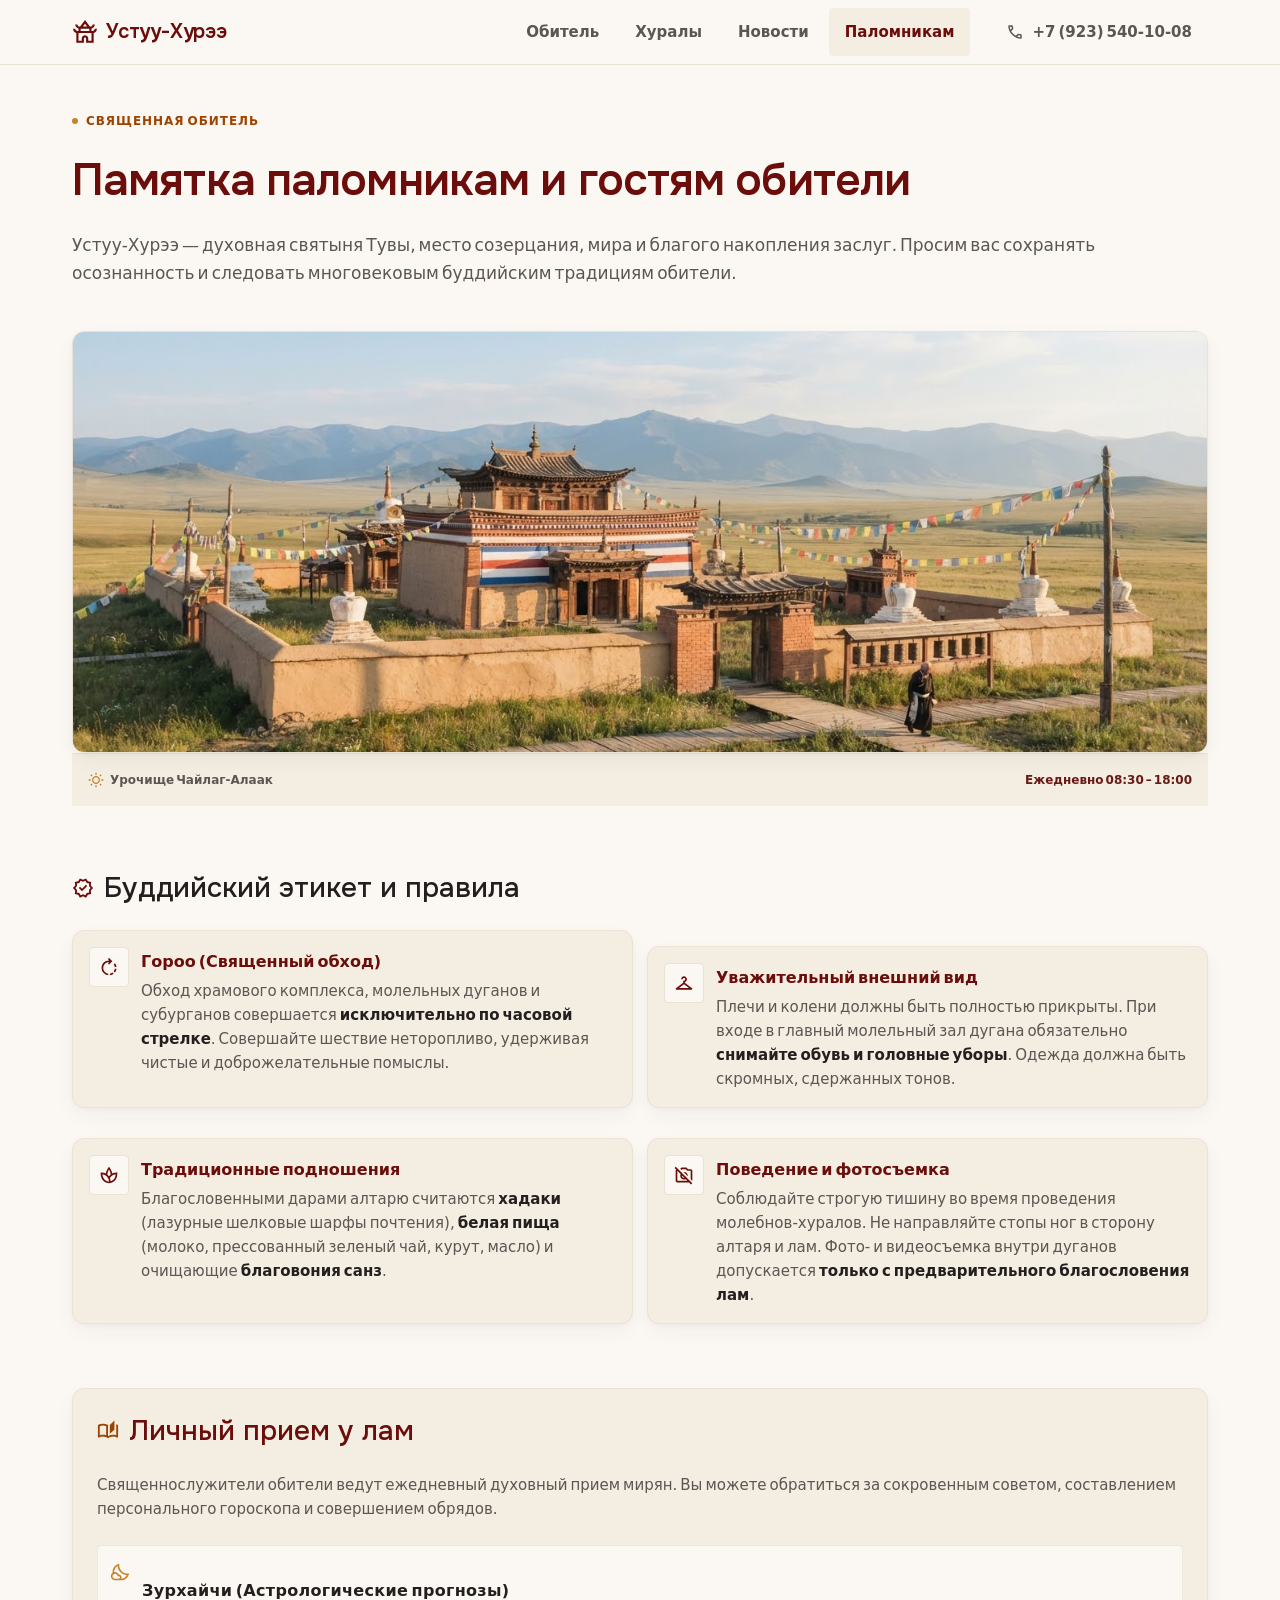
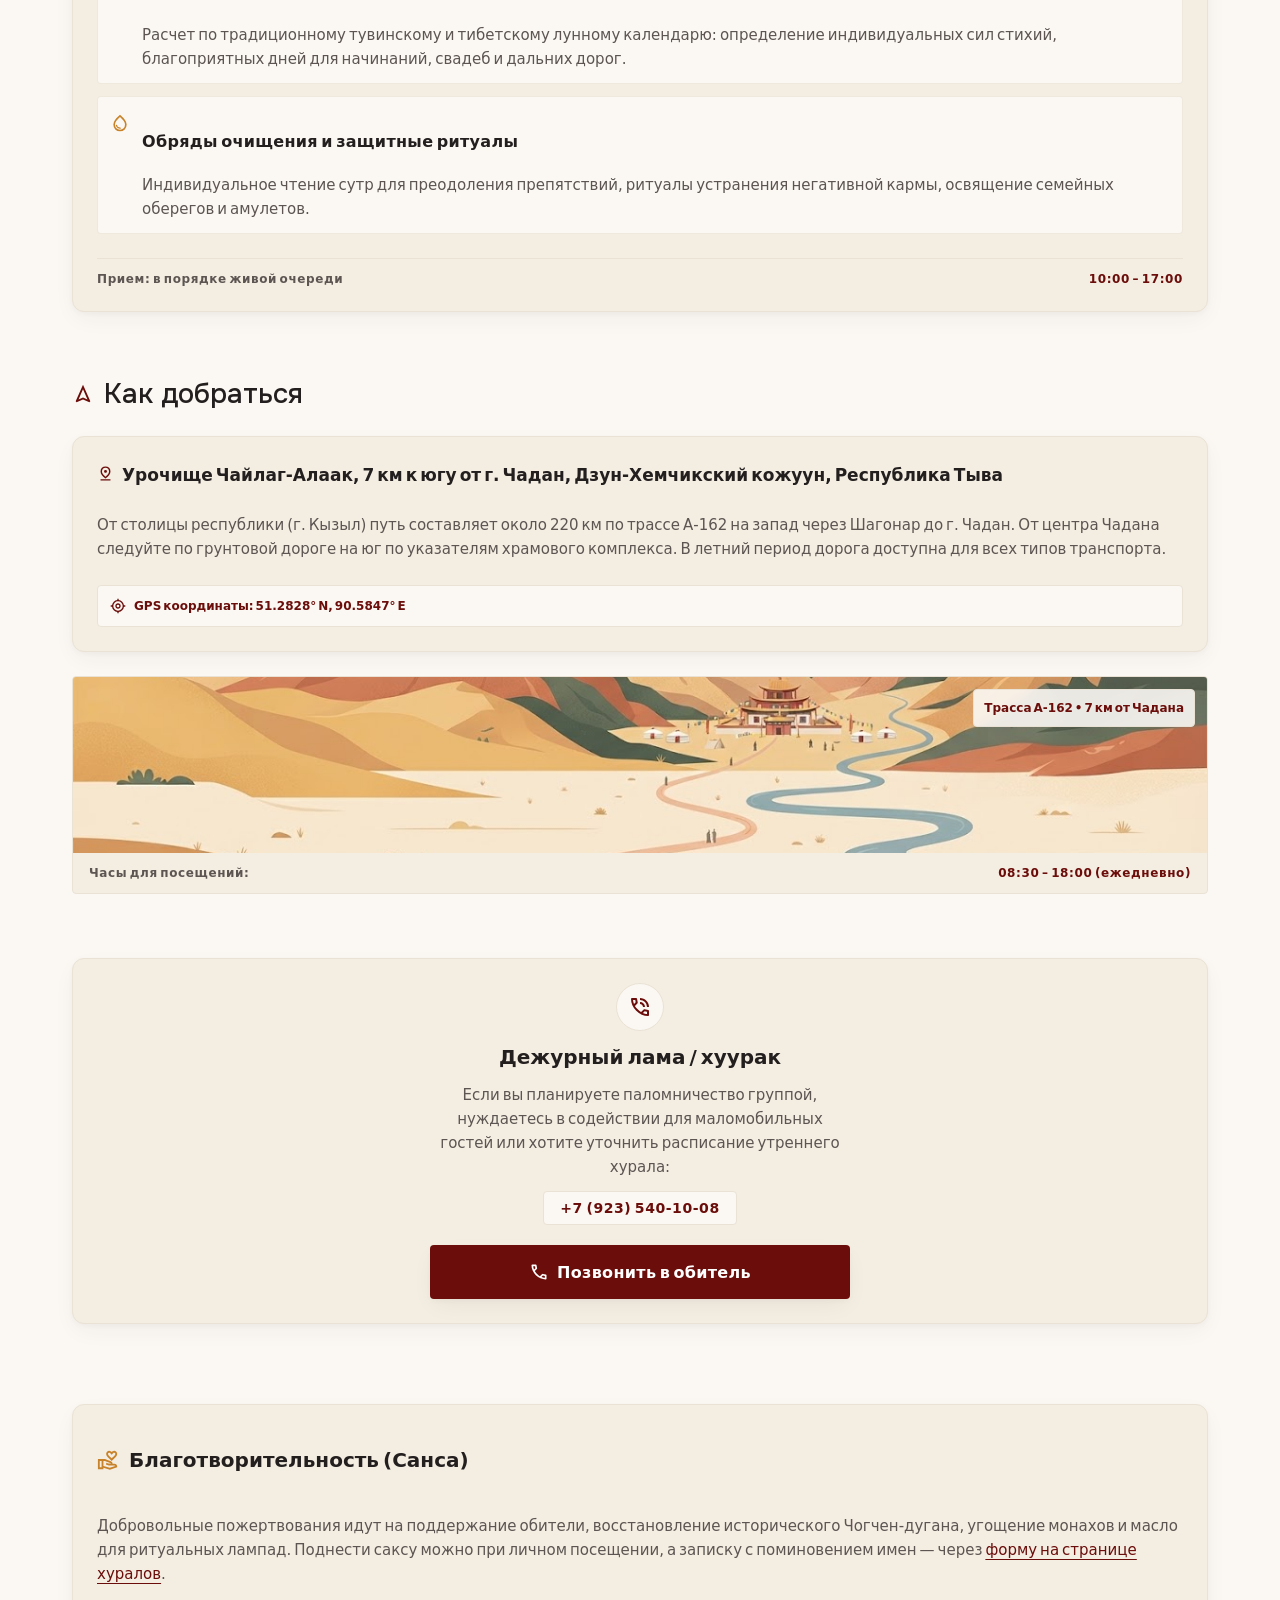
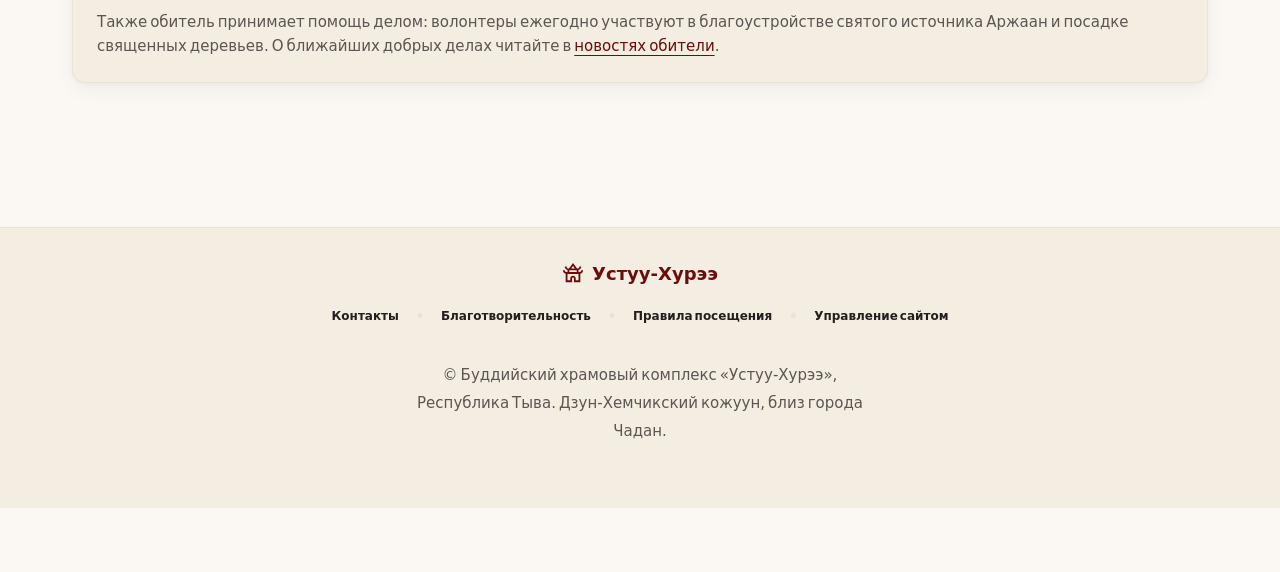
<file: palomnikam.html>
<!DOCTYPE html>
<html lang="ru">
<head>
  <meta charset="utf-8">
  <meta name="viewport" content="width=device-width, initial-scale=1.0">
  <title>Паломникам и гостям — Устуу-Хурээ</title>
  <meta name="description" content="Памятка паломникам и гостям обители Устуу-Хурээ: буддийский этикет, гороо, прием у лам, как добраться до урочища Чайлаг-Алаак.">
  <link rel="icon" href="assets/img/favicon.png" type="image/png">
  <link rel="stylesheet" href="assets/css/site.css">
</head>
<body>

  <header class="topbar">
    <div class="container topbar-inner">
      <a class="brand" href="index.html">
        <svg class="ic" aria-hidden="true"><use href="assets/icons/sprite.svg#i-temple_buddhist"/></svg>
        <span class="brand-name" data-bind="site.name">Устуу-Хурээ</span>
      </a>
      <nav class="desktop-nav" aria-label="Основная навигация">
        <a href="index.html">Обитель</a>
        <a href="huraly.html">Хуралы</a>
        <a href="novosti.html">Новости</a>
        <a href="palomnikam.html" class="active">Паломникам</a>
        <a class="tel" data-bind-href="site.phoneHref" href="tel:+79235401008">
          <svg class="ic" aria-hidden="true"><use href="assets/icons/sprite.svg#i-call"/></svg>
          <span data-bind="site.phone">+7 (923) 540-10-08</span>
        </a>
      </nav>
    </div>
  </header>

  <main class="container page">

    <!-- 1. Hero -->
    <section class="section-gap">
      <span class="eyebrow lbl" data-bind="palomnikam.eyebrow">Священная обитель</span>
      <h1 class="h-xl" data-bind="palomnikam.title">Памятка паломникам и гостям обители</h1>
      <p class="lede" data-bind="palomnikam.lede">Устуу-Хурээ — духовная святыня Тувы.</p>
      <figure style="margin:20px 0 0">
        <div class="hero-media" style="border-radius:var(--r-lg);overflow:hidden;border:1px solid var(--linen)">
          <img data-bind-src="palomnikam.heroImg" src="assets/img/hero-monastery-morning.jpg" alt="Обитель Устуу-Хурээ в утреннем свете" width="1408" height="768">
        </div>
        <div class="hero-meta" style="margin:0;border-top:1px solid var(--linen)">
          <span style="display:inline-flex;align-items:center;gap:6px">
            <svg class="ic ic-sm" style="color:var(--saffron)" aria-hidden="true"><use href="assets/icons/sprite.svg#i-wb_sunny"/></svg>
            <span data-bind="palomnikam.heroMetaLeft">Урочище Чайлаг-Алаак</span>
          </span>
          <span style="color:var(--deep-burgundy)" data-bind="palomnikam.heroMetaRight">Ежедневно 08:30 – 18:00</span>
        </div>
      </figure>
    </section>

    <!-- 2. Правила -->
    <section class="section-gap">
      <div class="card-head" style="margin-bottom:0">
        <svg class="ic ic-md" aria-hidden="true"><use href="assets/icons/sprite.svg#i-verified"/></svg>
        <h2 class="h-md" style="color:var(--charcoal)" data-bind="palomnikam.rulesHeading">Буддийский этикет и правила</h2>
      </div>
      <div class="card-grid" style="gap:14px" id="rules-grid"><!-- rules --></div>
    </section>

    <!-- 3. Прием у лам -->
    <section class="card section-gap">
      <div class="card-head" style="margin-bottom:0">
        <svg class="ic ic-lg" style="color:var(--secondary)" aria-hidden="true"><use href="assets/icons/sprite.svg#i-auto_stories"/></svg>
        <h2 class="h-md" data-bind="palomnikam.reception.title">Личный прием у лам</h2>
      </div>
      <p class="body-sm muted" data-bind="palomnikam.reception.desc">Священнослужители обители ведут ежедневный прием мирян.</p>
      <div class="section-gap" style="gap:12px" id="reception-items"><!-- items --></div>
      <div style="display:flex;justify-content:space-between;gap:12px;padding-top:12px;border-top:1px solid var(--linen)" class="lbl muted">
        <span data-bind="palomnikam.reception.queue">Прием: в порядке живой очереди</span>
        <span style="color:var(--primary)" data-bind="palomnikam.reception.hours">10:00 – 17:00</span>
      </div>
    </section>

    <!-- 4. Как добраться -->
    <section class="section-gap">
      <div class="card-head" style="margin-bottom:0">
        <svg class="ic ic-md" aria-hidden="true"><use href="assets/icons/sprite.svg#i-navigation"/></svg>
        <h2 class="h-md" style="color:var(--charcoal)" data-bind="palomnikam.route.heading">Как добраться</h2>
      </div>
      <div class="card section-gap">
        <div style="display:flex;gap:8px;align-items:flex-start">
          <svg class="ic" style="color:var(--primary);margin-top:4px" aria-hidden="true"><use href="assets/icons/sprite.svg#i-pin_drop"/></svg>
          <p class="body-md" style="margin:0;font-weight:600;color:var(--charcoal)" data-bind="palomnikam.route.address">Урочище Чайлаг-Алаак</p>
        </div>
        <p class="body-sm muted" data-bind="palomnikam.route.text">От Кызыла около 220 км по трассе А-162.</p>
        <span class="gps-chip">
          <svg class="ic ic-sm" aria-hidden="true"><use href="assets/icons/sprite.svg#i-my_location"/></svg>
          <span id="gps-text">GPS координаты: 51.2828° N, 90.5847° E</span>
        </span>
      </div>
      <div style="border:1px solid var(--linen);border-radius:var(--r-sm);overflow:hidden;background:var(--sand)">
        <div style="position:relative">
          <img data-bind-src="palomnikam.route.img" src="assets/img/route-steppe-road.jpg" alt="Дорога через степь" loading="lazy" width="1200" height="655" style="width:100%;height:176px;object-fit:cover">
          <span style="position:absolute;top:12px;right:12px;background:rgba(251,248,243,.9);backdrop-filter:blur(4px);padding:4px 10px;border-radius:var(--r-sm);color:var(--primary);font-size:12px;font-weight:600;border:1px solid var(--linen)" data-bind="palomnikam.route.imgBadge">
            Трасса А-162 • 7 км от Чадана
          </span>
        </div>
        <div style="display:flex;justify-content:space-between;padding:12px 16px" class="lbl muted">
          <span data-bind="palomnikam.route.hoursLeft">Часы для посещений:</span>
          <span style="color:var(--primary)" data-bind="palomnikam.route.hoursRight">08:30 – 18:00 (ежедневно)</span>
        </div>
      </div>
    </section>

    <!-- 5. Контакты -->
    <section id="kontakt" class="card contact-center" style="scroll-margin-top:96px">
      <div class="contact-icon"><svg class="ic" aria-hidden="true"><use href="assets/icons/sprite.svg#i-phone_in_talk"/></svg></div>
      <h3 class="t-lg" style="margin:0;color:var(--charcoal)" data-bind="palomnikam.contact.title">Дежурный лама / хуурак</h3>
      <p class="body-sm muted" style="max-width:420px;margin:8px auto 0" data-bind="palomnikam.contact.text">Если вы планируете паломничество группой…</p>
      <span class="phone-frame lbl-md" data-bind="site.phone">+7 (923) 540-10-08</span>
      <div style="width:100%;max-width:420px">
        <a class="btn btn-primary btn-block" data-bind-href="site.phoneHref" href="tel:+79235401008">
          <svg class="ic ic-md" aria-hidden="true"><use href="assets/icons/sprite.svg#i-call"/></svg>
          <span data-bind="palomnikam.contact.button">Позвонить в обитель</span>
        </a>
      </div>
    </section>

    <!-- 6. Благотворительность -->
    <section id="blagotvoritelnost" class="card section-gap" style="scroll-margin-top:96px">
      <div class="card-head" style="margin-bottom:0">
        <svg class="ic ic-md" style="color:var(--saffron)" aria-hidden="true"><use href="assets/icons/sprite.svg#i-volunteer_activism"/></svg>
        <h2 class="t-lg" style="color:var(--charcoal)" data-bind="palomnikam.charity.title">Благотворительность (Санса)</h2>
      </div>
      <div id="charity-paragraphs" class="section-gap"><!-- paragraphs --></div>
    </section>

  </main>

  <footer class="site-footer">
    <div class="container footer-inner">
      <div class="footer-brand">
        <svg class="ic" aria-hidden="true"><use href="assets/icons/sprite.svg#i-temple_buddhist"/></svg>
        <span class="t-md" style="color:var(--primary)" data-bind="site.name">Устуу-Хурээ</span>
      </div>
      <nav class="footer-nav" aria-label="Дополнительно">
        <a href="#kontakt">Контакты</a>
        <span class="dot">•</span>
        <a href="#blagotvoritelnost">Благотворительность</a>
        <span class="dot">•</span>
        <a href="palomnikam.html">Правила посещения</a>
        <span class="dot">•</span>
        <a href="admin.html">Управление сайтом</a>
      </nav>
      <p class="footer-copy" data-bind="site.footerRegion">© Буддийский храмовый комплекс «Устуу-Хурээ», Республика Тыва.</p>
    </div>
  </footer>

  <nav class="tabbar" aria-label="Нижняя навигация">
    <a href="huraly.html">
      <svg class="ic" aria-hidden="true"><use href="assets/icons/sprite.svg#i-event"/></svg>
      <span>Хуралы</span>
    </a>
    <a href="novosti.html">
      <svg class="ic" aria-hidden="true"><use href="assets/icons/sprite.svg#i-menu_book"/></svg>
      <span>Новости</span>
    </a>
    <a href="index.html">
      <svg class="ic" aria-hidden="true"><use href="assets/icons/sprite.svg#i-auto_stories"/></svg>
      <span>Обитель</span>
    </a>
    <a href="palomnikam.html" class="active">
      <svg class="ic" aria-hidden="true"><use href="assets/icons/sprite.svg#i-info"/></svg>
      <span>Паломникам</span>
    </a>
  </nav>

  <script src="assets/js/site.js" defer></script>
  <script src="assets/js/render.js" defer></script>
</body>
</html>
</file>
<file: assets/css/site.css>
/* ==========================================================================
   Устуу-Хурээ — huree.ru
   Дизайн-система: «Ustuu-Khuree Monastic Serenity»
   Заголовки: Onest (замена Epilogue — у Epilogue нет кириллицы)
   Текст: Manrope
   ========================================================================== */

/* ---------- Шрифты (self-hosted) ---------- */
@font-face {
  font-family: 'Onest';
  font-style: normal;
  font-weight: 400 800;
  font-display: swap;
  src: url('../fonts/onest-cyrillic.woff2') format('woff2');
  unicode-range: U+0301, U+0400-045F, U+0490-0491, U+04B0-04B1, U+2116;
}
@font-face {
  font-family: 'Onest';
  font-style: normal;
  font-weight: 400 800;
  font-display: swap;
  src: url('../fonts/onest-latin.woff2') format('woff2');
  unicode-range: U+0000-00FF, U+0131, U+0152-0153, U+02BB-02BC, U+02C6, U+02DA, U+02DC, U+2000-206F, U+20AC, U+2122, U+2212, U+FEFF, U+FFFD;
}
@font-face {
  font-family: 'Manrope';
  font-style: normal;
  font-weight: 400 800;
  font-display: swap;
  src: url('../fonts/manrope-cyrillic.woff2') format('woff2');
  unicode-range: U+0301, U+0400-045F, U+0490-0491, U+04B0-04B1, U+2116;
}
@font-face {
  font-family: 'Manrope';
  font-style: normal;
  font-weight: 400 800;
  font-display: swap;
  src: url('../fonts/manrope-latin.woff2') format('woff2');
  unicode-range: U+0000-00FF, U+0131, U+0152-0153, U+02BB-02BC, U+02C6, U+02DA, U+02DC, U+2000-206F, U+20AC, U+2122, U+2212, U+FEFF, U+FFFD;
}

/* ---------- Токены ---------- */
:root {
  /* Палитра */
  --ivory: #FBF8F3;          /* фон-основа */
  --sand: #F3EDE2;           /* карточки, блоки */
  --linen: #EAE2D5;          /* границы */
  --charcoal: #231F1F;       /* основной текст */
  --muted: #5C5552;          /* вторичный текст */
  --primary: #6B0D0A;        /* монашеский бордо (заголовки, акценты) */
  --deep-burgundy: #681A15;  /* hover основного */
  --secondary: #9E4300;      /* терракота (интерактив, теги) */
  --saffron: #C8832A;        /* шагреневое золото (орнаменты) */
  --tertiary: #9D7A4D;       /* степная латунь */
  --primary-container: #8B261E;
  --primary-fixed: #FFDAD5;
  --secondary-fixed: #FFDBCB;
  --tertiary-fixed: #FFDDB5;
  --on-white: #FFFFFF;

  /* Тени */
  --shadow-ambient: 0 8px 24px -4px rgba(43, 38, 37, .06), 0 2px 6px -1px rgba(43, 38, 37, .04);

  /* Радиусы */
  --r-sm: 4px;
  --r-md: 8px;
  --r-lg: 12px;

  /* Типографика */
  --ff-head: 'Onest', 'Epilogue', system-ui, sans-serif;
  --ff-body: 'Manrope', system-ui, sans-serif;

  /* Сетка */
  --container: 75rem;
  --gutter: 1.25rem;
}

@media (min-width: 768px) {
  :root { --gutter: 2rem; }
}

/* ---------- Базовое ---------- */
*, *::before, *::after { box-sizing: border-box; }

html { -webkit-text-size-adjust: 100%; scroll-behavior: smooth; }

body {
  margin: 0;
  font-family: var(--ff-body);
  font-size: 17px;
  line-height: 28px;
  color: var(--charcoal);
  background: var(--ivory);
  min-height: 100vh;
  display: flex;
  flex-direction: column;
  -webkit-font-smoothing: antialiased;
  padding-bottom: calc(4rem + env(safe-area-inset-bottom)); /* место под нижнюю навигацию */
}

img { max-width: 100%; display: block; }

a { color: var(--primary); text-decoration: none; }
a:hover { color: var(--deep-burgundy); }

::selection { background: var(--primary-fixed); color: var(--primary); }

:focus-visible { outline: 2px solid var(--secondary); outline-offset: 2px; }

/* ---------- Контейнер ---------- */
.container {
  width: 100%;
  max-width: var(--container);
  margin-inline: auto;
  padding-inline: var(--gutter);
}

/* ---------- Иконки ---------- */
.ic {
  width: 1em;
  height: 1em;
  fill: currentColor;
  flex-shrink: 0;
  vertical-align: -0.125em;
}
.ic-lg { font-size: 24px; }
.ic-md { font-size: 20px; }
.ic-sm { font-size: 16px; }
.ic-xs { font-size: 13px; }

/* ---------- Типографика ---------- */
.h-xl, .h-lg, .h-md, .h-sm {
  font-family: var(--ff-head);
  color: var(--primary);
  margin: 0;
  text-wrap: balance;
}
.h-xl { font-size: 32px; line-height: 40px; font-weight: 600; letter-spacing: -0.01em; }
.h-lg { font-size: 26px; line-height: 34px; font-weight: 600; letter-spacing: -0.01em; }
.h-md { font-size: 22px; line-height: 30px; font-weight: 500; }
.h-sm { font-size: 22px; line-height: 30px; font-weight: 500; }

.t-lg { font-family: var(--ff-body); font-size: 20px; line-height: 28px; font-weight: 600; }
.t-md { font-family: var(--ff-body); font-size: 18px; line-height: 26px; font-weight: 600; }
.t-sm { font-family: var(--ff-body); font-size: 16px; line-height: 24px; font-weight: 600; }

.body-lg { font-size: 19px; line-height: 30px; }
.body-md { font-size: 17px; line-height: 28px; }
.body-sm { font-size: 15px; line-height: 24px; }
.body-sm, .body-md, .body-lg, .lede { margin: 0; }
.muted { color: var(--muted); }
.lede { color: var(--muted); line-height: 28px; }

.lbl {
  font-family: var(--ff-body);
  font-size: 12px;
  line-height: 16px;
  font-weight: 600;
  letter-spacing: 0.05em;
}
.lbl-lg { font-size: 16px; line-height: 22px; letter-spacing: 0.02em; font-weight: 600; }
.lbl-md { font-size: 14px; line-height: 20px; letter-spacing: 0.03em; font-weight: 500; }
.uppercase { text-transform: uppercase; }

@media (min-width: 768px) {
  .h-xl { font-size: 44px; line-height: 54px; letter-spacing: -0.02em; }
  .h-lg { font-size: 36px; line-height: 46px; }
  .h-md { font-size: 28px; line-height: 36px; }
}

/* ---------- Кнопки ---------- */
.btn {
  display: inline-flex;
  align-items: center;
  justify-content: center;
  gap: 8px;
  min-height: 48px;
  padding: 0 24px;
  border: none;
  border-radius: var(--r-sm);
  font-family: var(--ff-body);
  font-size: 16px;
  font-weight: 600;
  line-height: 22px;
  letter-spacing: 0.02em;
  cursor: pointer;
  transition: background-color .2s ease, color .2s ease, opacity .2s ease;
  text-decoration: none;
}
.btn-primary { background: var(--primary); color: var(--on-white); box-shadow: var(--shadow-ambient); }
.btn-primary:hover { background: var(--deep-burgundy); color: var(--on-white); }
.btn-secondary { background: transparent; color: var(--charcoal); border: 1px solid var(--linen); }
.btn-secondary:hover { background: var(--sand); }
.btn:active { opacity: .9; }
.btn-block { width: 100%; min-height: 54px; }

/* Тихая ссылка */
.link {
  color: var(--primary);
  text-decoration: underline;
  text-underline-offset: 4px;
  text-decoration-thickness: 1px;
  transition: color .2s ease;
}
.link:hover { color: var(--deep-burgundy); }
.link-arrow { display: inline-flex; align-items: center; gap: 6px; color: var(--deep-burgundy); font-weight: 600; text-decoration: none; }
.link-arrow:hover { text-decoration: underline; text-underline-offset: 4px; }

/* ---------- Чипы / бейджи ---------- */
.chip {
  display: inline-flex;
  align-items: center;
  gap: 6px;
  padding: 8px 16px;
  border-radius: 4px;
  border: 1px solid var(--linen);
  background: var(--sand);
  color: var(--charcoal);
  font-size: 14px;
  font-weight: 500;
  line-height: 20px;
  letter-spacing: 0.03em;
  white-space: nowrap;
  cursor: pointer;
  transition: background-color .2s ease, color .2s ease;
}
.chip:hover { background: var(--linen); }
.chip-active { background: var(--primary); border-color: var(--primary); color: var(--on-white); }
.chip-row { display: flex; gap: 8px; overflow-x: auto; padding-bottom: 4px; scrollbar-width: none; margin-inline: calc(var(--gutter) * -1); padding-inline: var(--gutter); }
.chip-row::-webkit-scrollbar { display: none; }

/* Метка-надзаголовок */
.eyebrow {
  display: inline-flex;
  align-items: center;
  gap: 8px;
  color: var(--secondary);
  font-weight: 600;
  text-transform: uppercase;
  letter-spacing: 0.08em;
}
.eyebrow::before { content: ''; width: 6px; height: 6px; border-radius: 50%; background: var(--saffron); }

.badge {
  display: inline-block;
  padding: 4px 10px;
  border-radius: 4px;
  font-size: 12px;
  font-weight: 600;
  line-height: 16px;
  letter-spacing: 0.05em;
}
.badge-primary { background: var(--primary-container); color: var(--on-white); }
.badge-time { background: var(--saffron); color: var(--on-white); }
.badge-muted { background: var(--tertiary-fixed); color: #5E411A; }
.badge-outline { background: var(--ivory); border: 1px solid var(--linen); color: var(--secondary); }
.badge-tag { background: var(--secondary-fixed); color: #783100; }

/* ---------- Карточки ---------- */
.card {
  background: var(--sand);
  border: 1px solid var(--linen);
  border-radius: var(--r-lg);
  padding: 24px;
  box-shadow: var(--shadow-ambient);
}
.card-plain { box-shadow: none; }
.card-pad-md { padding: 18px; }

.card + .card { margin-top: 16px; }
.card-grid { display: grid; gap: 16px; grid-template-columns: 1fr; }
@media (min-width: 768px) { .card-grid { grid-template-columns: repeat(2, 1fr); } }
@media (min-width: 1024px) { .card-grid-3 { grid-template-columns: repeat(3, 1fr); } }

/* Заголовок карточки с иконкой */
.card-head { display: flex; align-items: center; gap: 10px; margin-bottom: 12px; }
.card-head .ic { color: var(--primary); font-size: 22px; }

/* Водяной знак-иконка в правом верхнем углу карточки */
.watermark { position: absolute; top: -16px; right: -16px; width: 90px; height: 90px; color: var(--primary); opacity: .05; pointer-events: none; }
.card-relative { position: relative; overflow: hidden; }

/* Правило с ромбом (традиционный разделитель) */
.divider-knot {
  display: flex;
  align-items: center;
  gap: 8px;
  opacity: .5;
  margin: 8px 0;
}
.divider-knot::before, .divider-knot::after { content: ''; height: 1px; background: var(--linen); flex: 1; }
.divider-knot > span { color: var(--tertiary); font-size: 12px; }

/* Секционный заголовок-орнамент */
.ornament {
  display: flex;
  align-items: center;
  gap: 16px;
  margin-bottom: 20px;
}
.ornament::before, .ornament::after { content: ''; height: 1px; background: var(--linen); flex: 1; }
.ornament > span { color: var(--saffron); font-size: 12px; font-weight: 600; letter-spacing: 0.1em; text-transform: uppercase; white-space: nowrap; }

/* ---------- Секции ---------- */
main { flex: 1; }
.page { display: flex; flex-direction: column; gap: 64px; padding-top: 24px; padding-bottom: 64px; }
.section-gap { display: flex; flex-direction: column; gap: 16px; }

@media (min-width: 768px) {
  .page { padding-top: 48px; padding-bottom: 96px; }
  .section-gap { gap: 24px; }
}

/* ---------- Hero ---------- */
.hero-media {
  position: relative;
  border-radius: var(--r-lg);
  overflow: hidden;
  border: 1px solid var(--linen);
  box-shadow: var(--shadow-ambient);
}
.hero-media img { width: 100%; height: 256px; object-fit: cover; }
@media (min-width: 768px) { .hero-media img { height: 420px; } }
.hero-media .caption {
  position: absolute;
  inset-inline: 0;
  bottom: 0;
  padding: 24px 20px 16px;
  background: linear-gradient(to top, rgba(35, 31, 31, .8), transparent);
  color: var(--ivory);
  font-size: 14px;
  line-height: 20px;
  font-weight: 500;
}

.hero-meta {
  display: flex;
  justify-content: space-between;
  gap: 12px;
  padding: 12px 16px;
  background: rgba(243, 237, 226, .95);
  border-top: 1px solid var(--linen);
  font-size: 12px;
  font-weight: 600;
  color: var(--muted);
}
.hero-meta strong { color: var(--deep-burgundy); }

/* ---------- Шапка ---------- */
.topbar {
  position: sticky;
  top: 0;
  z-index: 40;
  background: var(--ivory);
  border-bottom: 1px solid var(--linen);
}
.topbar-inner {
  display: flex;
  align-items: center;
  justify-content: space-between;
  height: 64px;
}
.brand { display: inline-flex; align-items: center; gap: 8px; color: var(--primary); }
.brand .ic { font-size: 26px; }
.brand-name {
  font-family: var(--ff-head);
  font-size: 20px;
  font-weight: 600;
  letter-spacing: -0.01em;
}

/* Десктоп-меню */
.desktop-nav { display: none; }
.topbar .tel { display: none; }
@media (min-width: 768px) {
  .desktop-nav { display: flex; align-items: center; gap: 4px; }
  .desktop-nav a {
    padding: 10px 16px;
    border-radius: var(--r-sm);
    font-size: 15px;
    font-weight: 600;
    color: var(--muted);
    transition: color .2s, background-color .2s;
  }
  .desktop-nav a:hover { color: var(--primary); background: var(--sand); }
  .desktop-nav a.active { color: var(--primary); background: var(--sand); }
  .topbar .tel { display: inline-flex; align-items: center; gap: 8px; margin-left: 16px; font-weight: 600; }
  .topbar .tel .ic { font-size: 18px; }
}

/* ---------- Нижняя навигация (mobile) ---------- */
.tabbar {
  position: fixed;
  bottom: 0;
  left: 0;
  right: 0;
  z-index: 50;
  display: flex;
  justify-content: space-around;
  align-items: center;
  height: calc(4rem + env(safe-area-inset-bottom));
  padding-bottom: env(safe-area-inset-bottom);
  background: var(--ivory);
  border-top: 1px solid var(--linen);
}
.tabbar a {
  display: flex;
  flex-direction: column;
  align-items: center;
  justify-content: center;
  gap: 2px;
  flex: 1;
  height: 100%;
  color: var(--muted);
  font-size: 12px;
  font-weight: 600;
  letter-spacing: 0.05em;
  transition: color .2s ease, transform .15s ease;
}
.tabbar a .ic { font-size: 24px; }
.tabbar a:hover { color: var(--secondary); }
.tabbar a:active { transform: scale(.95); }
.tabbar a.active { color: var(--primary); }
@media (min-width: 768px) { .tabbar { display: none; } }

/* ---------- Хуралы: карточка службы ---------- */
.service { position: relative; overflow: hidden; }
.service-top { display: flex; flex-wrap: wrap; align-items: center; justify-content: space-between; gap: 8px; }
.service-badges { display: flex; align-items: center; gap: 8px; flex-wrap: wrap; }
.service-place { display: inline-flex; align-items: center; gap: 4px; color: var(--muted); font-size: 12px; font-weight: 600; }
.service-place .ic { font-size: 16px; }
.service-title { color: var(--primary); font-weight: 700; letter-spacing: -0.01em; margin: 12px 0 4px; }
.service-foot {
  display: flex;
  flex-direction: column;
  gap: 12px;
  padding-top: 12px;
  margin-top: 12px;
  border-top: 1px solid rgba(234, 226, 213, .8);
}
@media (min-width: 640px) {
  .service-foot { flex-direction: row; align-items: center; justify-content: space-between; }
}
.service-offering { display: inline-flex; align-items: center; gap: 8px; color: var(--charcoal); font-size: 12px; font-weight: 600; }
.service-offering .ic { color: var(--saffron); font-size: 18px; }
.service-note { display: flex; align-items: center; gap: 6px; color: var(--muted); font-size: 15px; }
.service-note .ic { color: var(--tertiary); font-size: 18px; }

/* ---------- Табы периода ---------- */
.tabs {
  display: grid;
  grid-template-columns: repeat(2, 1fr);
  gap: 4px;
  padding: 4px;
  background: var(--sand);
  border: 1px solid var(--linen);
  border-radius: var(--r-md);
}
@media (min-width: 640px) { .tabs { display: flex; flex-wrap: wrap; } }
.tab {
  padding: 10px 16px;
  border: none;
  background: transparent;
  border-radius: calc(var(--r-md) - 3px);
  font-family: var(--ff-body);
  font-size: 14px;
  font-weight: 500;
  color: var(--muted);
  cursor: pointer;
  transition: background-color .15s ease, color .15s ease;
  display: inline-flex;
  align-items: center;
  justify-content: center;
  gap: 6px;
  white-space: nowrap;
}
.tab:hover { color: var(--primary); }
.tab-active {
  background: var(--ivory);
  color: var(--primary);
  font-weight: 700;
  border: 1px solid rgba(234, 226, 213, .6);
  box-shadow: var(--shadow-ambient);
}

/* ---------- Формы ---------- */
.field { display: flex; flex-direction: column; gap: 6px; }
.field > label, .field > span > label {
  font-size: 14px;
  font-weight: 600;
  color: var(--charcoal);
}
.field-hint { font-size: 15px; color: var(--muted); margin: 0; }

.input, .select, .textarea {
  width: 100%;
  font-family: var(--ff-body);
  font-size: 17px;
  line-height: 24px;
  color: var(--charcoal);
  background: var(--ivory);
  border: 1px solid var(--linen);
  border-radius: var(--r-sm);
  padding: 14px 16px;
  transition: border-color .2s ease;
}
.input:focus, .select:focus, .textarea:focus {
  outline: none;
  border-color: var(--muted);
}
.input::placeholder, .textarea::placeholder { color: rgba(92, 85, 82, .7); }
.textarea { resize: vertical; min-height: 96px; }

.select-wrap { position: relative; }
.select { appearance: none; padding-right: 48px; cursor: pointer; }
.select-wrap .ic {
  position: absolute;
  right: 16px;
  top: 50%;
  transform: translateY(-50%);
  color: var(--muted);
  font-size: 22px;
  pointer-events: none;
}

/* Радио-карточки */
.radio-grid { display: grid; gap: 8px; }
.radio-grid.cols-2 { grid-template-columns: repeat(2, 1fr); }
.radio-grid.cols-4 { grid-template-columns: repeat(2, 1fr); }
@media (min-width: 640px) { .radio-grid.cols-4 { grid-template-columns: repeat(4, 1fr); } }
.radio-card {
  position: relative;
  display: flex;
  align-items: center;
  justify-content: center;
  gap: 6px;
  min-height: 48px;
  padding: 12px 16px;
  border: 1px solid var(--linen);
  border-radius: var(--r-sm);
  background: var(--ivory);
  font-size: 14px;
  font-weight: 600;
  cursor: pointer;
  transition: background-color .2s ease, border-color .2s ease, color .2s ease;
}
.radio-card:hover { background: var(--sand); }
.radio-card input { position: absolute; opacity: 0; pointer-events: none; }
.radio-card:has(:checked) { border-color: var(--primary); background: rgba(255, 218, 213, .4); color: var(--primary); }
.radio-card.alt:has(:checked) { border-color: var(--secondary); background: rgba(254, 219, 203, .5); color: var(--secondary); }
.radio-card .ic { font-size: 18px; }

/* Форма в карточке */
.form-card { padding: 24px; }
@media (min-width: 768px) { .form-card { padding: 32px; } }
.form-card form { display: flex; flex-direction: column; gap: 16px; }
.form-section-head { padding-bottom: 16px; border-bottom: 1px solid var(--linen); display: flex; flex-direction: column; gap: 8px; }
.form-note { text-align: center; color: var(--muted); font-size: 12px; margin: 0; }

/* Успех после отправки */
.form-success {
  display: flex;
  flex-direction: column;
  align-items: center;
  gap: 8px;
  text-align: center;
  padding: 24px 16px;
  color: var(--primary);
}
.form-success .ic { font-size: 44px; color: var(--saffron); }

/* ---------- Новости ---------- */
.news-item { display: flex; gap: 16px; padding: 18px; }
.news-thumb {
  width: 96px;
  height: 96px;
  flex-shrink: 0;
  border-radius: var(--r-md);
  overflow: hidden;
  background: var(--linen);
}
.news-thumb img { width: 100%; height: 100%; object-fit: cover; }
.news-body { display: flex; flex-direction: column; gap: 4px; min-width: 0; flex: 1; }
.news-cat { display: inline-flex; align-items: center; gap: 4px; color: var(--secondary); font-size: 12px; font-weight: 600; }
.news-cat .ic { font-size: 13px; }
.news-title { color: var(--charcoal); font-weight: 600; }
.news-title a { color: inherit; }
.news-title a:hover { color: var(--primary); }
.news-excerpt { color: var(--muted); display: -webkit-box; -webkit-line-clamp: 2; -webkit-box-orient: vertical; overflow: hidden; }
.news-meta {
  display: flex;
  justify-content: space-between;
  gap: 8px;
  margin-top: auto;
  padding-top: 8px;
  border-top: 1px solid rgba(234, 226, 213, .6);
  color: var(--muted);
  font-size: 12px;
  font-weight: 600;
}
.news-meta a { color: var(--primary); font-weight: 700; }
.news-meta a:hover { text-decoration: underline; text-underline-offset: 3px; }

/* Главная новость */
.news-feature { padding: 0; overflow: hidden; position: relative; }
.news-feature-img { position: relative; }
.news-feature-img img { width: 100%; height: 224px; object-fit: cover; }
@media (min-width: 768px) { .news-feature-img img { height: 320px; } }
.news-feature-flag {
  position: absolute;
  top: 16px;
  left: 16px;
  padding: 6px 12px;
  border-radius: var(--r-sm);
  background: var(--deep-burgundy);
  color: var(--ivory);
  font-size: 12px;
  font-weight: 600;
  letter-spacing: 0.05em;
}
.news-feature-reading {
  position: absolute;
  bottom: 8px;
  right: 16px;
  display: inline-flex;
  align-items: center;
  gap: 4px;
  padding: 2px 8px;
  border-radius: var(--r-sm);
  background: rgba(35, 31, 31, .8);
  color: var(--ivory);
  font-size: 12px;
  font-weight: 600;
  backdrop-filter: blur(4px);
}
.news-feature-body { padding: 24px; display: flex; flex-direction: column; gap: 8px; }
@media (min-width: 768px) { .news-feature-body { padding: 32px; } }
.news-feature-body h2 { margin: 0; color: var(--primary); font-size: 22px; line-height: 30px; font-weight: 500; }
.news-quote {
  border-left: 2px solid var(--primary);
  background: var(--ivory);
  padding: 12px 16px;
  border-radius: 0 var(--r-sm) var(--r-sm) 0;
  color: var(--muted);
  font-style: italic;
  font-size: 15px;
}

/* ---------- Правила паломникам ---------- */
.rule-item { display: flex; gap: 12px; align-items: flex-start; padding: 16px; }
.rule-icon {
  width: 40px;
  height: 40px;
  border-radius: var(--r-sm);
  background: var(--ivory);
  border: 1px solid var(--linen);
  display: flex;
  align-items: center;
  justify-content: center;
  color: var(--primary);
  flex-shrink: 0;
}
.rule-icon .ic { font-size: 20px; }
.rule-item h3 { margin: 0 0 4px; color: var(--primary); font-size: 16px; font-weight: 600; }
.rule-item p { margin: 0; color: var(--muted); font-size: 15px; line-height: 24px; }
.rule-item strong { color: var(--charcoal); font-weight: 600; }

/* ---------- Ламы ---------- */
.lama-card { display: flex; flex-direction: column; gap: 12px; }
.lama-head { display: flex; align-items: center; gap: 16px; }
.lama-avatar { width: 64px; height: 64px; border-radius: 50%; overflow: hidden; border: 2px solid var(--linen); flex-shrink: 0; }
.lama-avatar img { width: 100%; height: 100%; object-fit: cover; }
.lama-role { display: inline-block; padding: 2px 8px; border-radius: 4px; font-size: 12px; font-weight: 600; }
.lama-name { margin: 4px 0 2px; color: var(--charcoal); }
.lama-spec { color: var(--muted); font-size: 12px; font-weight: 600; margin: 0; }
.lama-quote {
  background: var(--ivory);
  border: 1px solid var(--linen);
  border-radius: var(--r-md);
  padding: 12px;
  color: var(--charcoal);
  font-style: italic;
  font-size: 15px;
  margin: 0;
}
.lama-schedule {
  display: flex;
  justify-content: space-between;
  align-items: center;
  gap: 8px;
  padding-top: 12px;
  border-top: 1px solid var(--linen);
  color: var(--muted);
  font-size: 12px;
  font-weight: 600;
}
.lama-schedule .ic { font-size: 18px; vertical-align: -4px; }

/* ---------- Реликвии ---------- */
.relic { display: flex; gap: 16px; align-items: flex-start; padding: 16px; }
.relic-img {
  width: 80px;
  height: 80px;
  border-radius: var(--r-md);
  border: 1px solid var(--linen);
  background: var(--ivory);
  overflow: hidden;
  flex-shrink: 0;
}
.relic-img img { width: 100%; height: 100%; object-fit: cover; }
.relic h3 { margin: 0 0 4px; color: var(--charcoal); font-size: 16px; font-weight: 600; }
.relic p { margin: 0; color: var(--muted); font-size: 15px; line-height: 24px; }

/* ---------- Цитата-наставление ---------- */
.Quote-block {
  background: var(--sand);
  border-left: 4px solid var(--primary);
  border-radius: 0 var(--r-lg) var(--r-lg) 0;
  padding: 24px;
  display: flex;
  flex-direction: column;
  gap: 8px;
}
.Quote-mark { font-family: var(--ff-head); font-size: 28px; line-height: 1; color: var(--primary); }
.Quote-text { font-style: italic; font-size: 19px; line-height: 30px; color: var(--charcoal); margin: 0; }
.Quote-author { color: var(--deep-burgundy); font-size: 14px; font-weight: 600; }

/* ---------- Лунный календарь ---------- */
.moon-grid { display: grid; gap: 16px; grid-template-columns: 1fr; }
@media (min-width: 768px) { .moon-grid { grid-template-columns: repeat(3, 1fr); } }
.moon-card { display: flex; flex-direction: column; gap: 4px; padding: 16px; box-shadow: none; }
.moon-head { display: flex; align-items: center; justify-content: space-between; }
.moon-day {
  width: 32px;
  height: 32px;
  border-radius: 50%;
  display: flex;
  align-items: center;
  justify-content: center;
  font-weight: 700;
  font-size: 16px;
  font-family: var(--ff-body);
}
.moon-day-8 { background: rgba(200, 131, 42, .2); color: var(--secondary); }
.moon-day-15 { background: var(--primary-fixed); color: var(--primary); }
.moon-day-30 { background: var(--linen); color: var(--charcoal); }
.moon-kind { color: var(--muted); text-transform: uppercase; font-size: 12px; font-weight: 600; }
.moon-card h3 { margin: 4px 0; color: var(--primary); font-size: 18px; font-weight: 600; }
.moon-card p { margin: 0; color: var(--muted); font-size: 15px; line-height: 24px; }

/* ---------- Подписка ---------- */
.subscribe { max-width: 640px; margin-inline: auto; }

/* ---------- Как добраться ---------- */
.gps-chip {
  display: inline-flex;
  align-items: center;
  gap: 8px;
  padding: 6px 12px;
  background: var(--ivory);
  border: 1px solid var(--linen);
  border-radius: var(--r-sm);
  color: var(--primary);
  font-size: 12px;
  font-weight: 600;
}

/* ---------- Контакт-центр ---------- */
.contact-center { text-align: center; display: flex; flex-direction: column; align-items: center; gap: 4px; }
.contact-icon {
  width: 48px;
  height: 48px;
  border-radius: 50%;
  background: var(--ivory);
  border: 1px solid var(--linen);
  display: flex;
  align-items: center;
  justify-content: center;
  color: var(--primary);
  margin-bottom: 8px;
}
.contact-icon .ic { font-size: 24px; }
.phone-frame {
  display: inline-block;
  padding: 6px 16px;
  background: var(--ivory);
  border: 1px solid var(--linen);
  border-radius: var(--r-sm);
  color: var(--primary);
  font-weight: 700;
  letter-spacing: 0.04em;
  margin: 8px 0 16px;
}

/* ---------- Подвал ---------- */
.site-footer {
  margin-top: 48px;
  background: var(--sand);
  border-top: 1px solid var(--linen);
}
.footer-inner {
  display: flex;
  flex-direction: column;
  align-items: center;
  text-align: center;
  gap: 16px;
  padding-top: 32px;
  padding-bottom: 32px;
}
.footer-brand { display: inline-flex; align-items: center; gap: 8px; color: var(--primary); }
.footer-brand .ic { font-size: 22px; }
.footer-nav { display: flex; flex-wrap: wrap; justify-content: center; gap: 8px 16px; }
.footer-nav a { color: var(--charcoal); font-size: 12px; font-weight: 600; }
.footer-nav a:hover { color: var(--primary); }
.footer-nav .dot { color: var(--linen); }
.footer-copy { color: var(--muted); font-size: 15px; max-width: 480px; }
@media (min-width: 768px) { .footer-inner { padding-bottom: 48px; } }

/* ---------- Оглавление страницы (мелочи) ---------- */
.section-head { display: flex; flex-direction: column; gap: 8px; }
.section-head-row { display: flex; align-items: center; justify-content: space-between; gap: 12px; border-bottom: 1px solid var(--linen); padding-bottom: 8px; flex-wrap: wrap; }
.lunar-day-chip {
  background: var(--sand);
  border: 1px solid var(--linen);
  border-radius: var(--r-sm);
  padding: 4px 12px;
  color: var(--muted);
  font-size: 12px;
  font-weight: 600;
  white-space: nowrap;
}

/* Куда пойти с главной */
.quick-grid { display: grid; gap: 16px; grid-template-columns: 1fr; }
@media (min-width: 640px) { .quick-grid { grid-template-columns: repeat(2, 1fr); } }
@media (min-width: 1024px) { .quick-grid { grid-template-columns: repeat(4, 1fr); } }
.quick-card { display: flex; flex-direction: column; gap: 8px; padding: 20px; height: 100%; }
.quick-card .ic-lg { color: var(--primary); font-size: 28px; }
.quick-card h3 { margin: 0; color: var(--primary); }
.quick-card p { margin: 0; color: var(--muted); font-size: 15px; line-height: 24px; flex: 1; }
.quick-card .link-arrow { font-size: 15px; }

/* Оглавление истории */
.timeline-era { padding: 24px; }
.timeline-era .era { color: var(--primary); text-transform: uppercase; font-size: 12px; font-weight: 600; letter-spacing: 0.05em; }
.timeline-era h3 { margin: 4px 0; color: var(--charcoal); font-size: 18px; font-weight: 600; }
.timeline-era p { margin: 0; color: var(--muted); font-size: 15px; line-height: 24px; }
.timeline-era img { width: 100%; height: 176px; object-fit: cover; border-radius: var(--r-md); border: 1px solid var(--linen); margin-top: 12px; }

.bento {
  background: var(--ivory);
  border: 1px solid var(--linen);
  border-radius: var(--r-md);
  padding: 16px;
  display: flex;
  flex-direction: column;
  gap: 4px;
}
.bento-head { display: flex; align-items: center; gap: 8px; color: var(--primary); font-weight: 600; }
.bento-head .ic { font-size: 20px; }
.bento p { margin: 0; color: var(--charcoal); font-size: 15px; line-height: 24px; }

/* Анимация появления (легкая) */
@media (prefers-reduced-motion: no-preference) {
  .reveal { opacity: 0; transform: translateY(8px); transition: opacity .5s ease, transform .5s ease; }
  .reveal.in { opacity: 1; transform: none; }
}
</file>
<file: assets/css/admin.css>
/* Админ-панель Устуу-Хурээ */

.admin-body { padding-bottom: 0; }

/* ---------- Вход ---------- */
.login-screen {
  min-height: 100vh;
  display: flex;
  align-items: center;
  justify-content: center;
  padding: 24px;
  background: var(--sand);
}
.login-card {
  width: 100%;
  max-width: 420px;
  background: var(--ivory);
  border: 1px solid var(--linen);
  border-radius: var(--r-lg);
  box-shadow: var(--shadow-ambient);
  padding: 32px;
  display: flex;
  flex-direction: column;
  gap: 16px;
}
.login-logo { display: flex; align-items: center; gap: 12px; color: var(--primary); }
.login-logo .ic { font-size: 32px; }
.login-logo h1 { margin: 0; font-size: 20px; font-family: var(--ff-head); font-weight: 600; }
.login-hint { color: var(--muted); font-size: 14px; line-height: 22px; margin: 0; }

/* ---------- Каркас ---------- */
#admin-app { min-height: 100vh; display: flex; flex-direction: column; }

.admin-topbar {
  position: sticky;
  top: 0;
  z-index: 50;
  background: var(--ivory);
  border-bottom: 1px solid var(--linen);
}
.admin-topbar-inner {
  max-width: 1400px;
  margin-inline: auto;
  display: flex;
  align-items: center;
  justify-content: space-between;
  gap: 16px;
  padding: 12px 24px;
}
.admin-brand { display: flex; align-items: center; gap: 8px; color: var(--primary); font-family: var(--ff-head); font-weight: 600; font-size: 17px; }
.admin-brand .ic { font-size: 24px; }
.admin-topbar-actions { display: flex; gap: 8px; flex-wrap: wrap; }

.admin-layout {
  flex: 1;
  display: grid;
  grid-template-columns: 1fr;
  max-width: 1400px;
  margin-inline: auto;
  width: 100%;
  padding: 24px;
  gap: 24px;
  align-items: start;
}
@media (min-width: 900px) {
  .admin-layout { grid-template-columns: 260px 1fr; }
}

/* ---------- Сайдбар ---------- */
.admin-sidebar {
  display: flex;
  flex-direction: column;
  gap: 16px;
  position: sticky;
  top: 88px;
}
.admin-sidebar nav { display: flex; flex-direction: column; gap: 4px; }
.admin-nav-btn {
  text-align: left;
  padding: 12px 16px;
  border: 1px solid transparent;
  border-radius: var(--r-sm);
  background: transparent;
  color: var(--muted);
  font-family: var(--ff-body);
  font-size: 15px;
  font-weight: 600;
  cursor: pointer;
  transition: background-color .15s, color .15s;
}
.admin-nav-btn:hover { background: var(--sand); color: var(--primary); }
.admin-nav-btn.active { background: var(--sand); color: var(--primary); border-color: var(--linen); }
.admin-sidebar-foot { display: flex; flex-direction: column; gap: 8px; }

/* ---------- Формы ---------- */
.admin-main { min-width: 0; }
.admin-section { display: none; }
.admin-section.active { display: block; }
.admin-section-head { margin-bottom: 20px; }
.admin-section-head h2 { margin: 0 0 4px; color: var(--primary); font-size: 24px; font-family: var(--ff-head); }
.admin-section-head p { margin: 0; color: var(--muted); font-size: 14px; }

.admin-card {
  background: var(--ivory);
  border: 1px solid var(--linen);
  border-radius: var(--r-lg);
  padding: 20px;
  margin-bottom: 16px;
  box-shadow: var(--shadow-ambient);
}
.admin-card h3 { margin: 0 0 16px; color: var(--charcoal); font-size: 18px; font-family: var(--ff-body); font-weight: 700; }

.admin-grid { display: grid; grid-template-columns: 1fr; gap: 12px; }
@media (min-width: 720px) { .admin-grid.cols-2 { grid-template-columns: repeat(2, 1fr); } }

/* ---------- Изображение с превью и загрузкой ---------- */
.img-field { display: flex; flex-direction: column; gap: 8px; }
.img-preview {
  width: 160px;
  height: 110px;
  border-radius: var(--r-md);
  border: 1px solid var(--linen);
  background: var(--sand) center/cover no-repeat;
  overflow: hidden;
  flex-shrink: 0;
}
.img-preview img { width: 100%; height: 100%; object-fit: cover; }
.img-controls { display: flex; flex-wrap: wrap; gap: 8px; align-items: center; }
.img-path { font-size: 13px; color: var(--muted); word-break: break-all; }

/* ---------- Строки списков ---------- */
.admin-row-head {
  display: flex;
  align-items: center;
  justify-content: space-between;
  gap: 8px;
  margin-bottom: 12px;
}
.admin-row-head .row-title { font-weight: 700; color: var(--charcoal); font-size: 16px; }
.admin-row-actions { display: flex; gap: 8px; }
.admin-row-actions .btn { min-height: 38px; padding: 0 14px; font-size: 14px; }
.btn-danger { background: transparent; border: 1px solid #ba1a1a; color: #ba1a1a; }
.btn-danger:hover { background: #ffdad6; }

/* ---------- Медиатека ---------- */
.media-grid { display: grid; grid-template-columns: repeat(auto-fill, minmax(180px, 1fr)); gap: 16px; }
.media-cell {
  border: 1px solid var(--linen);
  border-radius: var(--r-md);
  overflow: hidden;
  background: var(--ivory);
  display: flex;
  flex-direction: column;
}
.media-cell img { width: 100%; aspect-ratio: 4/3; object-fit: cover; }
.media-cell .media-meta { padding: 10px 12px; display: flex; flex-direction: column; gap: 4px; }
.media-cell .media-name { font-size: 13px; font-weight: 600; color: var(--charcoal); word-break: break-all; }
.media-cell .media-size { font-size: 12px; color: var(--muted); }
.media-cell .media-copy { font-size: 13px; color: var(--primary); cursor: pointer; background: none; border: none; text-align: left; padding: 0; font-weight: 600; }
.media-cell .media-copy:hover { text-decoration: underline; }

/* ---------- Тост ---------- */
.admin-toast {
  position: fixed;
  bottom: 24px;
  right: 24px;
  z-index: 100;
  background: var(--charcoal);
  color: var(--ivory);
  padding: 14px 20px;
  border-radius: var(--r-md);
  font-size: 15px;
  font-weight: 600;
  box-shadow: 0 12px 32px rgba(35, 31, 31, .25);
  max-width: 420px;
}
.admin-toast.err { background: #7a1414; }

/* ---------- Служебное ---------- */
.admin-kv { display: grid; grid-template-columns: 1fr; gap: 8px; font-size: 14px; }
@media (min-width: 720px) { .admin-kv { grid-template-columns: 160px 1fr; } }
.admin-kv dt { color: var(--muted); font-weight: 600; }
.admin-kv dd { margin: 0; color: var(--charcoal); word-break: break-word; }
.admin-loading { padding: 60px; text-align: center; color: var(--muted); }

/* ---------- Простые подписи и подсказки ---------- */
.field-hint-inline { color: var(--muted); font-weight: 400; font-size: 13px; }
.field label { font-size: 15px; }

/* ---------- Бейдж «есть изменения» ---------- */
.dirty-badge {
  display: inline-flex;
  align-items: center;
  gap: 6px;
  padding: 3px 10px;
  border-radius: 999px;
  background: var(--saffron);
  color: #fff;
  font-size: 12px;
  font-weight: 700;
  font-family: var(--ff-body);
  margin-left: 8px;
  vertical-align: middle;
  animation: pulse 2s ease infinite;
}
@keyframes pulse { 0%,100% { opacity: 1; } 50% { opacity: .65; } }
.btn-attention { box-shadow: 0 0 0 3px rgba(200, 131, 42, .35); }

/* ---------- Мастер подключения ---------- */
.wiz-overlay {
  position: fixed;
  inset: 0;
  z-index: 200;
  background: rgba(35, 31, 31, .5);
  backdrop-filter: blur(4px);
  display: flex;
  align-items: center;
  justify-content: center;
  padding: 20px;
  overflow-y: auto;
}
.wiz-card {
  background: var(--ivory);
  border-radius: var(--r-lg);
  box-shadow: 0 24px 64px rgba(35, 31, 31, .35);
  max-width: 560px;
  width: 100%;
  padding: 32px;
  max-height: 90vh;
  overflow-y: auto;
}
.wiz-head { display: flex; align-items: center; gap: 12px; color: var(--primary); margin-bottom: 12px; }
.wiz-head .ic { font-size: 30px; }
.wiz-head h2 { margin: 0; font-family: var(--ff-head); font-size: 22px; }
.wiz-intro { color: var(--charcoal); font-size: 15px; line-height: 24px; margin: 0 0 16px; }
.wiz-steps { margin: 0 0 16px; padding-left: 20px; display: flex; flex-direction: column; gap: 14px; }
.wiz-steps li { font-size: 15px; line-height: 24px; color: var(--charcoal); }
.wiz-big-link {
  display: inline-block;
  margin-top: 6px;
  padding: 10px 16px;
  background: var(--sand);
  border: 1px solid var(--linen);
  border-radius: var(--r-sm);
  color: var(--primary);
  font-weight: 700;
  text-decoration: none;
}
.wiz-big-link:hover { background: var(--linen); }
.wiz-hint { display: block; font-size: 13px; color: var(--muted); margin-top: 4px; }
.wiz-btn-emu {
  display: inline-block;
  padding: 2px 10px;
  background: #2da44e;
  color: #fff;
  border-radius: 4px;
  font-size: 13px;
  font-weight: 600;
}
.wiz-actions { display: flex; justify-content: flex-end; gap: 8px; margin-top: 8px; }
.wiz-note { font-size: 13px; color: var(--muted); margin: 12px 0 0; }

/* ---------- Выбор иконок ---------- */
.icon-grid { display: flex; flex-wrap: wrap; gap: 8px; }
.icon-cell {
  width: 48px;
  height: 48px;
  display: flex;
  align-items: center;
  justify-content: center;
  border: 1px solid var(--linen);
  border-radius: var(--r-sm);
  background: var(--ivory);
  color: var(--muted);
  cursor: pointer;
  transition: all .15s;
}
.icon-cell:hover { border-color: var(--saffron); color: var(--primary); }
.icon-cell.active { border-color: var(--primary); color: var(--primary); background: var(--sand); box-shadow: 0 0 0 2px rgba(107, 13, 10, .15); }
.icon-none { font-size: 12px; font-weight: 600; }

/* ---------- Кнопки форматирования ---------- */
.fmt-bar {
  display: flex;
  align-items: center;
  gap: 8px;
  padding: 6px 8px;
  background: var(--sand);
  border: 1px solid var(--linen);
  border-bottom: none;
  border-radius: var(--r-sm) var(--r-sm) 0 0;
  flex-wrap: wrap;
}
.fmt-bar button {
  min-height: 34px;
  padding: 0 12px;
  border: 1px solid var(--linen);
  border-radius: 4px;
  background: var(--ivory);
  font-size: 14px;
  font-weight: 600;
  cursor: pointer;
  font-family: var(--ff-body);
}
.fmt-bar button:hover { background: var(--linen); }
.fmt-hint { font-size: 12px; color: var(--muted); }
.field .fmt-bar + textarea { border-radius: 0 0 var(--r-sm) var(--r-sm); }

/* ---------- Поле изображения ---------- */
.img-row { display: flex; gap: 16px; align-items: flex-start; flex-wrap: wrap; }
.img-right { display: flex; flex-direction: column; gap: 8px; min-width: 230px; flex: 1; }
.img-preview { width: 160px; height: 110px; border-radius: var(--r-md); border: 1px solid var(--linen); background: var(--sand); overflow: hidden; flex-shrink: 0; }
.img-preview img { width: 100%; height: 100%; object-fit: cover; }
.img-empty { display: flex; align-items: center; justify-content: center; height: 100%; color: var(--muted); font-size: 14px; }

/* ---------- Статус подключения ---------- */
.conn-status { display: flex; flex-direction: column; gap: 12px; align-items: flex-start; font-size: 16px; font-weight: 500; }
.conn-dot { display: inline-block; width: 12px; height: 12px; border-radius: 50%; margin-right: 8px; }
.conn-dot.ok { background: #2da44e; }
.conn-dot.bad { background: #ba1a1a; }

/* ---------- Мобильная админка ---------- */
@media (max-width: 899px) {
  .admin-layout { padding: 16px; }
  .admin-sidebar { position: static; }
  .admin-topbar-inner { padding: 10px 16px; flex-wrap: wrap; gap: 8px; }
  .admin-topbar-actions { width: 100%; }
  .admin-topbar-actions .btn { flex: 1; }
}
</file>
